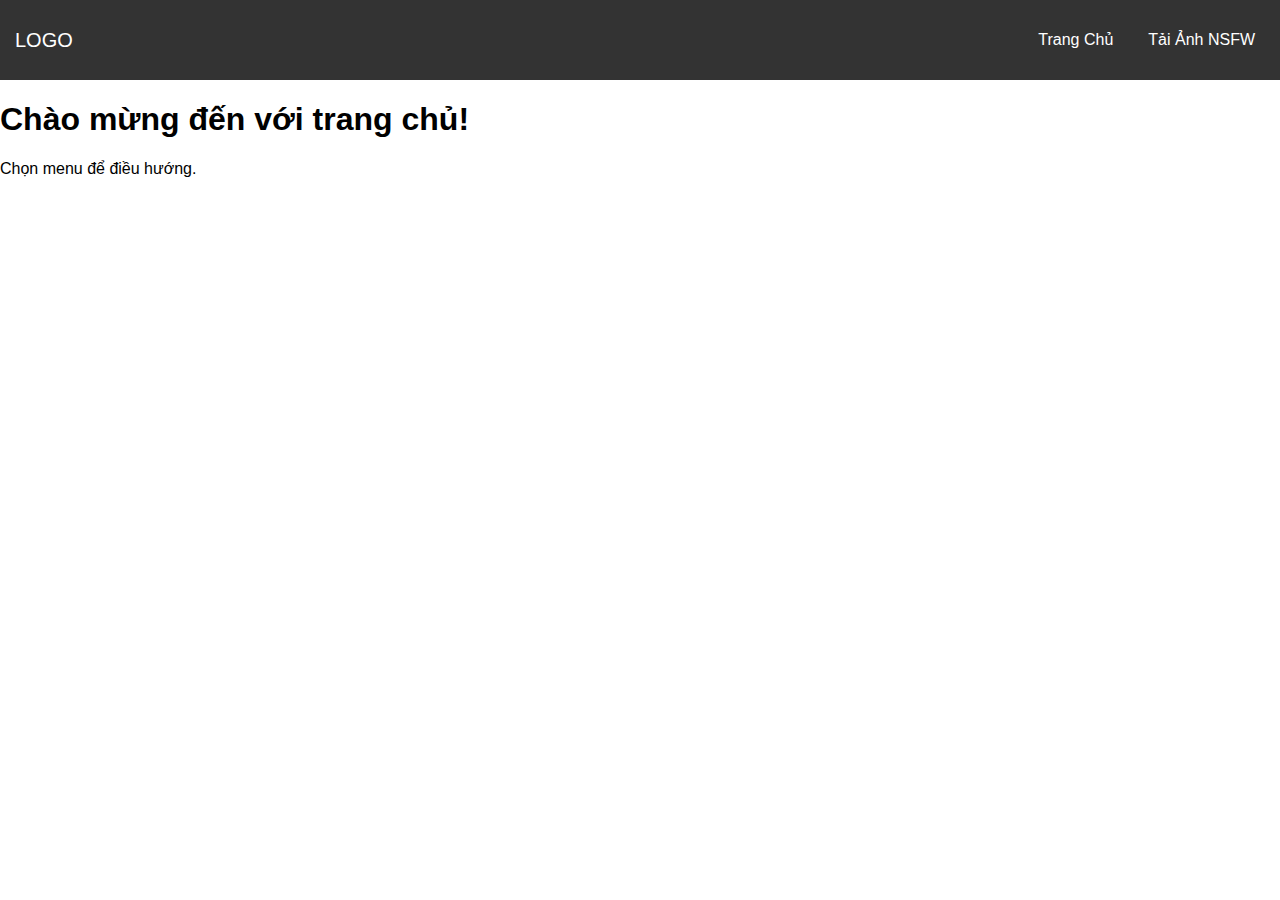
<file: index.html>
<!DOCTYPE html>
<html lang="vi">
<head>
    <meta charset="UTF-8">
    <meta name="viewport" content="width=device-width, initial-scale=1.0">
    <title>Website của bạn</title>
    <link rel="stylesheet" href="style.css">
</head>
<body>
    <header>
        <nav>
            <div class="logo">LOGO</div>
            <div class="hamburger" onclick="toggleMenu()">&#9776;</div>
            <ul class="menu">
                <li><a href="index.html">Trang Chủ</a></li>
                <li><a href="download.html">Tải Ảnh NSFW</a></li>
            </ul>
        </nav>
    </header>
    <main>
        <h1>Chào mừng đến với trang chủ!</h1>
        <p>Chọn menu để điều hướng.</p>
    </main>
    <script src="script.js"></script>
</body>
</html>
</file>
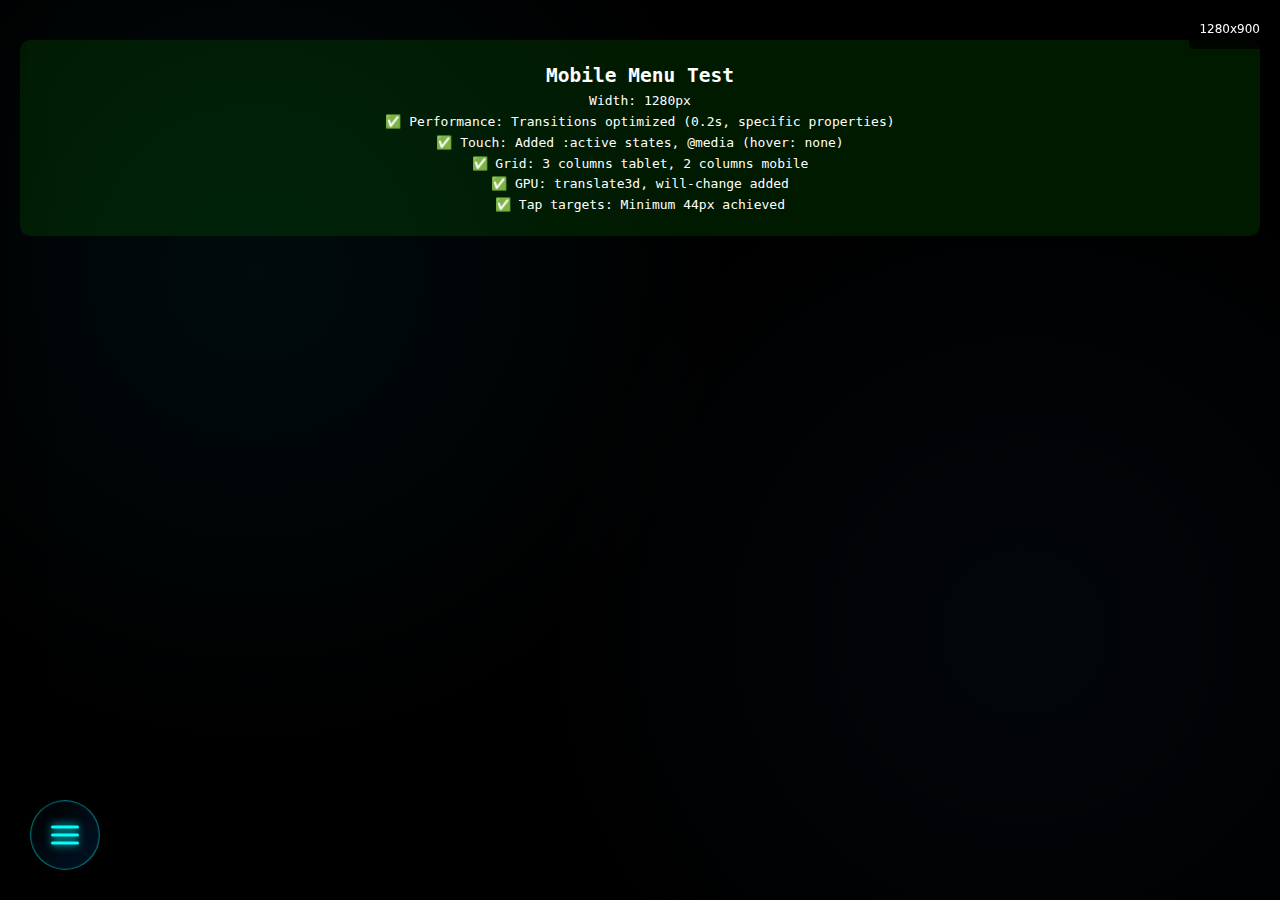
<file: test-mobile-menu.html>
<!DOCTYPE html>
<html lang="en">
<head>
    <meta charset="UTF-8">
    <meta name="viewport" content="width=device-width, initial-scale=1.0">
    <title>Mobile Menu Test</title>
    <link rel="stylesheet" href="css/style.css">
    <style>
        /* Additional test styles */
        body {
            padding: 20px;
        }
        .test-info {
            background: rgba(255,255,255,0.1);
            padding: 20px;
            border-radius: 10px;
            margin: 20px 0;
            font-family: monospace;
        }
        .viewport-size {
            position: fixed;
            top: 10px;
            right: 10px;
            background: rgba(0,0,0,0.8);
            color: white;
            padding: 10px;
            border-radius: 5px;
            font-size: 12px;
            z-index: 9999;
        }
    </style>
</head>
<body>
    <div class="viewport-size" id="viewport"></div>
    
    <div class="test-info">
        <h2>Mobile Menu Test</h2>
        <p>Width: <span id="width"></span>px</p>
        <p>✅ Performance: Transitions optimized (0.2s, specific properties)</p>
        <p>✅ Touch: Added :active states, @media (hover: none)</p>
        <p>✅ Grid: 3 columns tablet, 2 columns mobile</p>
        <p>✅ GPU: translate3d, will-change added</p>
        <p>✅ Tap targets: Minimum 44px achieved</p>
    </div>

    <script src="js/components.js" defer></script>
    <script src="js/main.js" defer></script>
    
    <script>
        function updateViewport() {
            const w = window.innerWidth;
            document.getElementById('width').textContent = w;
            document.getElementById('viewport').textContent = `${w}x${window.innerHeight}`;
            
            // Update test info based on viewport
            if (w <= 480) {
                document.querySelector('.test-info').style.background = 'rgba(255,0,0,0.1)';
            } else if (w <= 768) {
                document.querySelector('.test-info').style.background = 'rgba(0,0,255,0.1)';
            } else {
                document.querySelector('.test-info').style.background = 'rgba(0,255,0,0.1)';
            }
        }
        
        window.addEventListener('resize', updateViewport);
        updateViewport();
    </script>
</body>
</html>
</file>
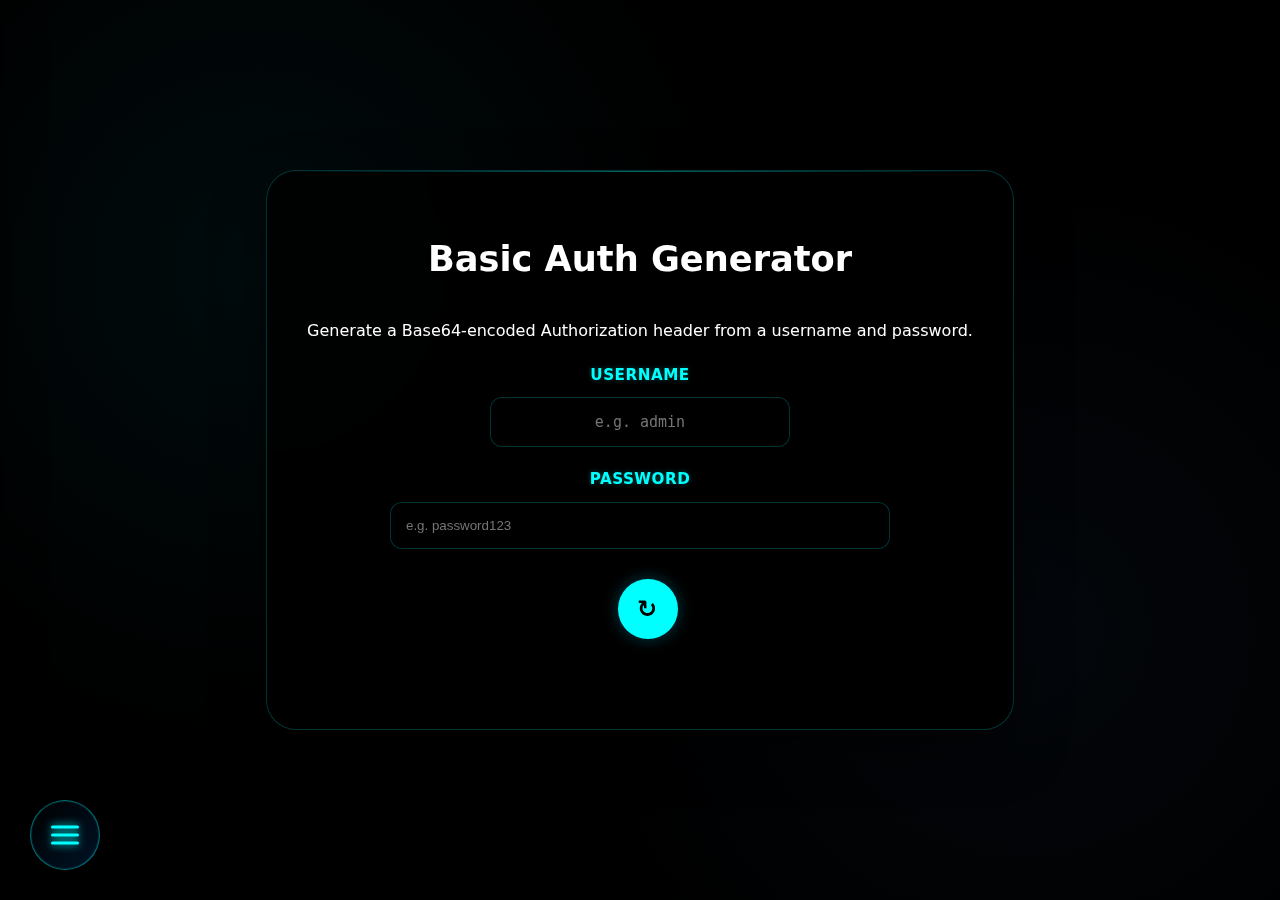
<file: tools/basic-auth.html>
<!DOCTYPE html>
<html lang="en">

<head>
    <meta charset="UTF-8">
    <meta name="viewport" content="width=device-width, initial-scale=1.0">
    <title>Basic Auth Generator | My Tech Site</title>
    <link rel="stylesheet" href="../css/style.css">
</head>

<body>
    <main>
        <div class="container tool-container">
            <h1>Basic Auth Generator</h1>
            <p>Generate a Base64-encoded Authorization header from a username and password.</p>
            <div id="copy-message">Copied to clipboard!</div>

            <div class="control-group">
                <label for="username">Username</label>
                <input type="text" id="username" placeholder="e.g. admin"
                    style="width: 100%; padding: 15px; border-radius: 12px; background: rgba(0,0,0,0.3); border: 1px solid var(--border-color); color: white;">
            </div>

            <div class="control-group">
                <label for="password">Password</label>
                <input type="password" id="password" placeholder="e.g. password123"
                    style="width: 100%; padding: 15px; border-radius: 12px; background: rgba(0,0,0,0.3); border: 1px solid var(--border-color); color: white;">
            </div>

            <div class="display-wrapper">
                <div id="auth-display" title="Click to copy" style="font-size: 1.1rem; overflow-wrap: break-word;">
                </div>
                <button id="gen-btn" class="refresh-btn-circle">↻</button>
            </div>

            <p id="header-hint"
                style="text-align: center; color: var(--text-dim); font-size: 0.9rem; margin-top: 10px;"></p>
        </div>
    </main>

    <script src="../js/components.js" defer></script>
    <script src="../js/main.js" defer></script>
    <script>
        document.addEventListener('DOMContentLoaded', () => {
            const user = document.getElementById('username');
            const pass = document.getElementById('password');
            const display = document.getElementById('auth-display');
            const hint = document.getElementById('header-hint');
            const copyMsg = document.getElementById('copy-message');

            function generate() {
                const u = user.value;
                const p = pass.value;
                if (!u && !p) {
                    display.textContent = "";
                    hint.textContent = "";
                    return;
                }
                const encoded = btoa(`${u}:${p}`);
                display.textContent = encoded;
                hint.textContent = `Full Header: Authorization: Basic ${encoded}`;
            }

            user.addEventListener('input', generate);
            pass.addEventListener('input', generate);
            document.getElementById('gen-btn').addEventListener('click', generate);

            display.addEventListener('click', async () => {
                if (!display.textContent) return;
                await navigator.clipboard.writeText(`Authorization: Basic ${display.textContent}`);
                copyMsg.style.display = 'block';
                setTimeout(() => copyMsg.style.display = 'none', 1500);
            });
        });
    </script>
</body>

</html>
</file>
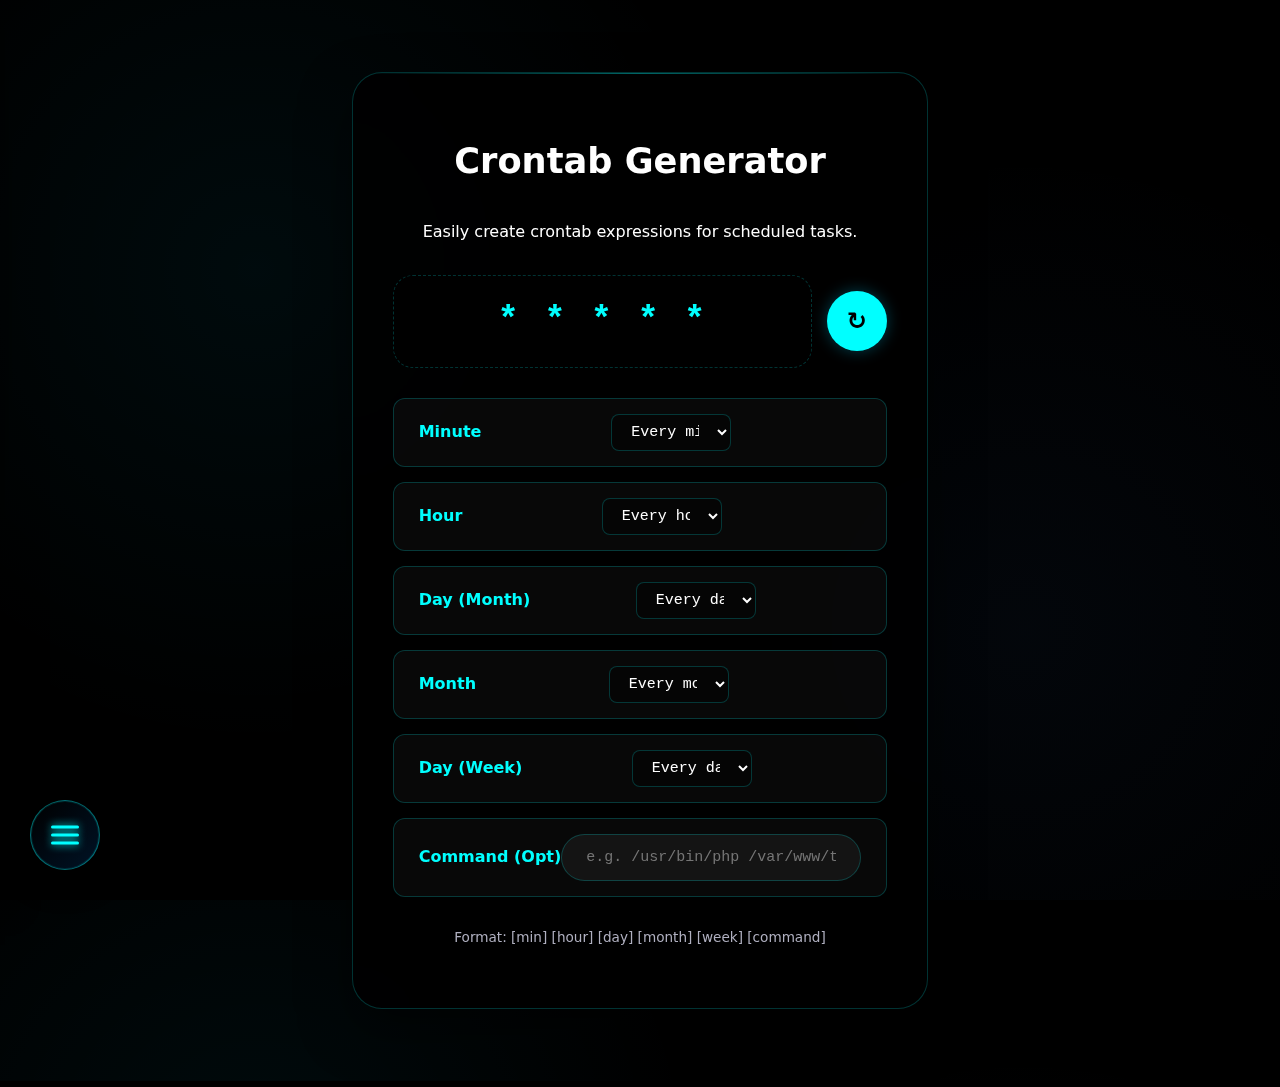
<file: tools/cron-gen.html>
<!DOCTYPE html>
<html lang="en">

<head>
    <meta charset="UTF-8">
    <meta name="viewport" content="width=device-width, initial-scale=1.0">
    <title>Crontab Generator | My Tech Site</title>
    <link rel="stylesheet" href="../css/style.css">
    <style>
        .cron-item {
            display: flex;
            align-items: center;
            justify-content: space-between;
            background: rgba(255, 255, 255, 0.03);
            border: 1px solid var(--border-color);
            padding: 15px 25px;
            border-radius: 12px;
            margin-bottom: 15px;
        }

        .cron-item label {
            font-weight: 600;
            color: var(--primary-color);
        }

        .cron-input {
            background: rgba(0, 0, 0, 0.3);
            border: 1px solid var(--border-color);
            color: white;
            padding: 8px 15px;
            border-radius: 8px;
            width: 120px;
            text-align: center;
            font-family: var(--font-mono);
        }
    </style>
</head>

<body>
    <main>
        <div class="container tool-container">
            <h1>Crontab Generator</h1>
            <p>Easily create crontab expressions for scheduled tasks.</p>
            <div id="copy-message">Copied to clipboard!</div>

            <div class="display-wrapper">
                <div id="cron-display" title="Click to copy"
                    style="font-family: var(--font-mono); letter-spacing: 2px; font-weight: 700;"></div>
                <button id="refresh-btn" class="refresh-btn-circle">↻</button>
            </div>

            <div style="max-width: 600px; margin: 30px auto;">
                <div class="cron-item">
                    <label>Minute</label>
                    <select id="c-min" class="cron-input"></select>
                </div>
                <div class="cron-item">
                    <label>Hour</label>
                    <select id="c-hour" class="cron-input"></select>
                </div>
                <div class="cron-item">
                    <label>Day (Month)</label>
                    <select id="c-day" class="cron-input"></select>
                </div>
                <div class="cron-item">
                    <label>Month</label>
                    <select id="c-month" class="cron-input"></select>
                </div>
                <div class="cron-item">
                    <label>Day (Week)</label>
                    <select id="c-week" class="cron-input"></select>
                </div>

                <div class="cron-item">
                    <label>Command (Opt)</label>
                    <input type="text" id="c-cmd" class="cron-input" style="width: 300px; text-align: left;"
                        placeholder="e.g. /usr/bin/php /var/www/task.php">
                </div>
            </div>

            <div style="text-align: center;">
                <p style="color: var(--text-dim); font-size: 0.85rem;">Format: [min] [hour] [day] [month] [week]
                    [command]</p>
            </div>
        </div>
    </main>

    <script src="../js/components.js" defer></script>
    <script src="../js/main.js" defer></script>
    <script>
        document.addEventListener('DOMContentLoaded', () => {
            const display = document.getElementById('cron-display');
            const copyMsg = document.getElementById('copy-message');

            const selects = {
                'c-min': { max: 59, label: 'Every minute (*)', steps: [5, 10, 15, 30] },
                'c-hour': { max: 23, label: 'Every hour (*)', steps: [2, 3, 4, 6, 12] },
                'c-day': { start: 1, max: 31, label: 'Every day (*)' },
                'c-month': { start: 1, max: 12, label: 'Every month (*)', names: ['Jan', 'Feb', 'Mar', 'Apr', 'May', 'Jun', 'Jul', 'Aug', 'Sep', 'Oct', 'Nov', 'Dec'] },
                'c-week': { max: 6, label: 'Every day of week (*)', names: ['Sunday', 'Monday', 'Tuesday', 'Wednesday', 'Thursday', 'Friday', 'Saturday'] }
            };

            // Populate selects
            for (const [id, config] of Object.entries(selects)) {
                const el = document.getElementById(id);
                el.innerHTML = `<option value="*">${config.label}</option>`;

                if (config.steps) {
                    config.steps.forEach(s => {
                        el.innerHTML += `<option value="*/${s}">Every ${s} units (*/${s})</option>`;
                    });
                }

                const start = config.start || 0;
                for (let i = start; i <= config.max; i++) {
                    const label = config.names ? `${i} (${config.names[config.start ? i - 1 : i]})` : i;
                    el.innerHTML += `<option value="${i}">${label}</option>`;
                }
            }

            const allInputs = document.querySelectorAll('.cron-input');

            function update() {
                const parts = [
                    document.getElementById('c-min').value,
                    document.getElementById('c-hour').value,
                    document.getElementById('c-day').value,
                    document.getElementById('c-month').value,
                    document.getElementById('c-week').value
                ];
                const cmd = document.getElementById('c-cmd').value.trim();
                let res = parts.join(' ');
                if (cmd) res += ' ' + cmd;
                display.textContent = res;
            }

            allInputs.forEach(i => i.addEventListener('change', update));
            document.getElementById('c-cmd').addEventListener('input', update);
            document.getElementById('refresh-btn').addEventListener('click', update);

            display.addEventListener('click', async () => {
                if (!display.textContent) return;
                await navigator.clipboard.writeText(display.textContent);
                copyMsg.style.display = 'block';
                setTimeout(() => copyMsg.style.display = 'none', 1500);
            });

            update();
        });
    </script>
</body>

</html>
</file>
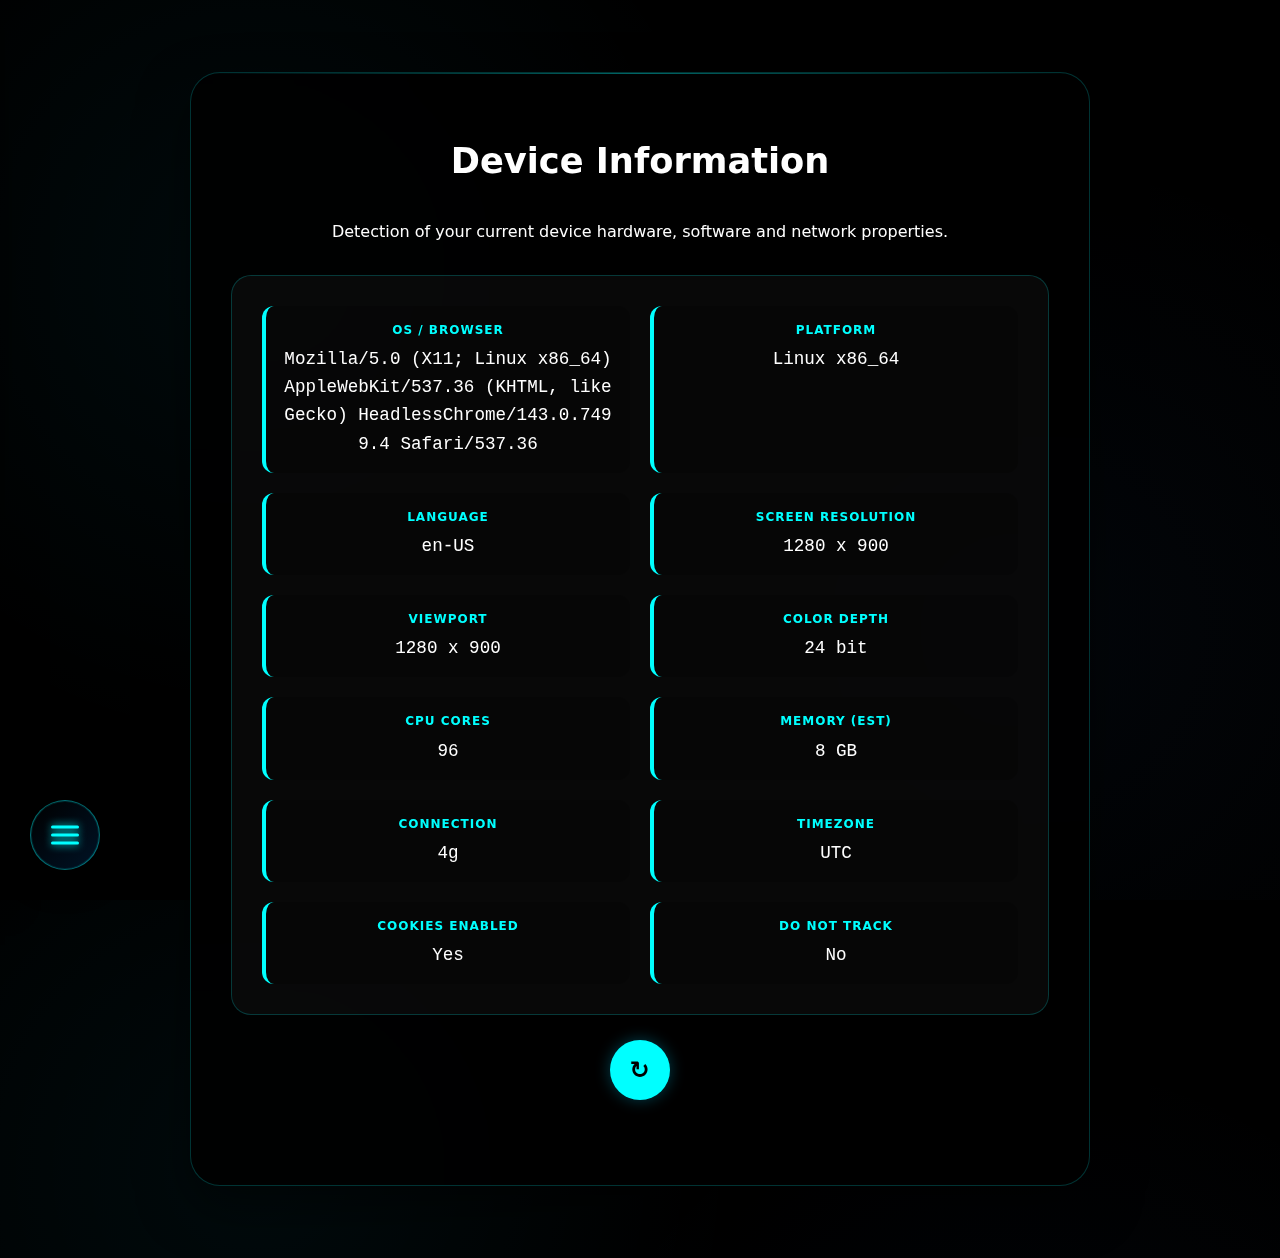
<file: tools/device-info.html>
<!DOCTYPE html>
<html lang="en">

<head>
    <meta charset="UTF-8">
    <meta name="viewport" content="width=device-width, initial-scale=1.0">
    <title>Device Information | My Tech Site</title>
    <link rel="stylesheet" href="../css/style.css">
    <style>
        .info-card {
            background: rgba(255, 255, 255, 0.03);
            border: 1px solid var(--border-color);
            border-radius: 20px;
            padding: 30px;
            margin-top: 30px;
            display: grid;
            grid-template-columns: repeat(auto-fit, minmax(250px, 1fr));
            gap: 20px;
        }

        .info-item {
            padding: 15px;
            background: rgba(0, 0, 0, 0.2);
            border-radius: 12px;
            border-left: 4px solid var(--primary-color);
        }

        .info-label {
            display: block;
            font-size: 0.75rem;
            color: var(--primary-color);
            text-transform: uppercase;
            letter-spacing: 1px;
            margin-bottom: 5px;
            font-weight: 700;
        }

        .info-value {
            font-size: 1.1rem;
            font-family: var(--font-mono);
            word-break: break-all;
        }
    </style>
</head>

<body>
    <main>
        <div class="container tool-container">
            <h1>Device Information</h1>
            <p>Detection of your current device hardware, software and network properties.</p>
            <div id="copy-message">Copied to clipboard!</div>

            <div class="info-card" id="info-grid">
                <!-- Info items will be injected here -->
            </div>

            <div class="button-group-row">
                <button id="refresh-btn" class="refresh-btn-circle">↻</button>
            </div>
        </div>
    </main>

    <script src="../js/components.js" defer></script>
    <script src="../js/main.js" defer></script>
    <script>
        document.addEventListener('DOMContentLoaded', () => {
            const grid = document.getElementById('info-grid');
            const copyMsg = document.getElementById('copy-message');

            function getInfo() {
                const data = [
                    { label: "OS / Browser", value: navigator.userAgent },
                    { label: "Platform", value: navigator.platform },
                    { label: "Language", value: navigator.language },
                    { label: "Screen Resolution", value: `${window.screen.width} x ${window.screen.height}` },
                    { label: "Viewport", value: `${window.innerWidth} x ${window.innerHeight}` },
                    { label: "Color Depth", value: `${window.screen.colorDepth} bit` },
                    { label: "CPU Cores", value: navigator.hardwareConcurrency || "Unknown" },
                    { label: "Memory (est)", value: navigator.deviceMemory ? navigator.deviceMemory + " GB" : "Unknown" },
                    { label: "Connection", value: navigator.connection ? navigator.connection.effectiveType : "Unknown" },
                    { label: "Timezone", value: Intl.DateTimeFormat().resolvedOptions().timeZone },
                    { label: "Cookies Enabled", value: navigator.cookieEnabled ? "Yes" : "No" },
                    { label: "Do Not Track", value: navigator.doNotTrack === "1" ? "Yes" : "No" }
                ];

                grid.innerHTML = '';
                data.forEach(item => {
                    const div = document.createElement('div');
                    div.className = 'info-item';
                    div.innerHTML = `
                        <span class="info-label">${item.label}</span>
                        <div class="info-value" title="Click to copy">${item.value}</div>
                    `;
                    grid.appendChild(div);
                });
            }

            document.getElementById('refresh-btn').addEventListener('click', getInfo);

            grid.addEventListener('click', async (e) => {
                if (e.target.classList.contains('info-value')) {
                    await navigator.clipboard.writeText(e.target.textContent);
                    copyMsg.style.display = 'block';
                    setTimeout(() => copyMsg.style.display = 'none', 1500);
                }
            });

            getInfo();
        });
    </script>
</body>

</html>
</file>
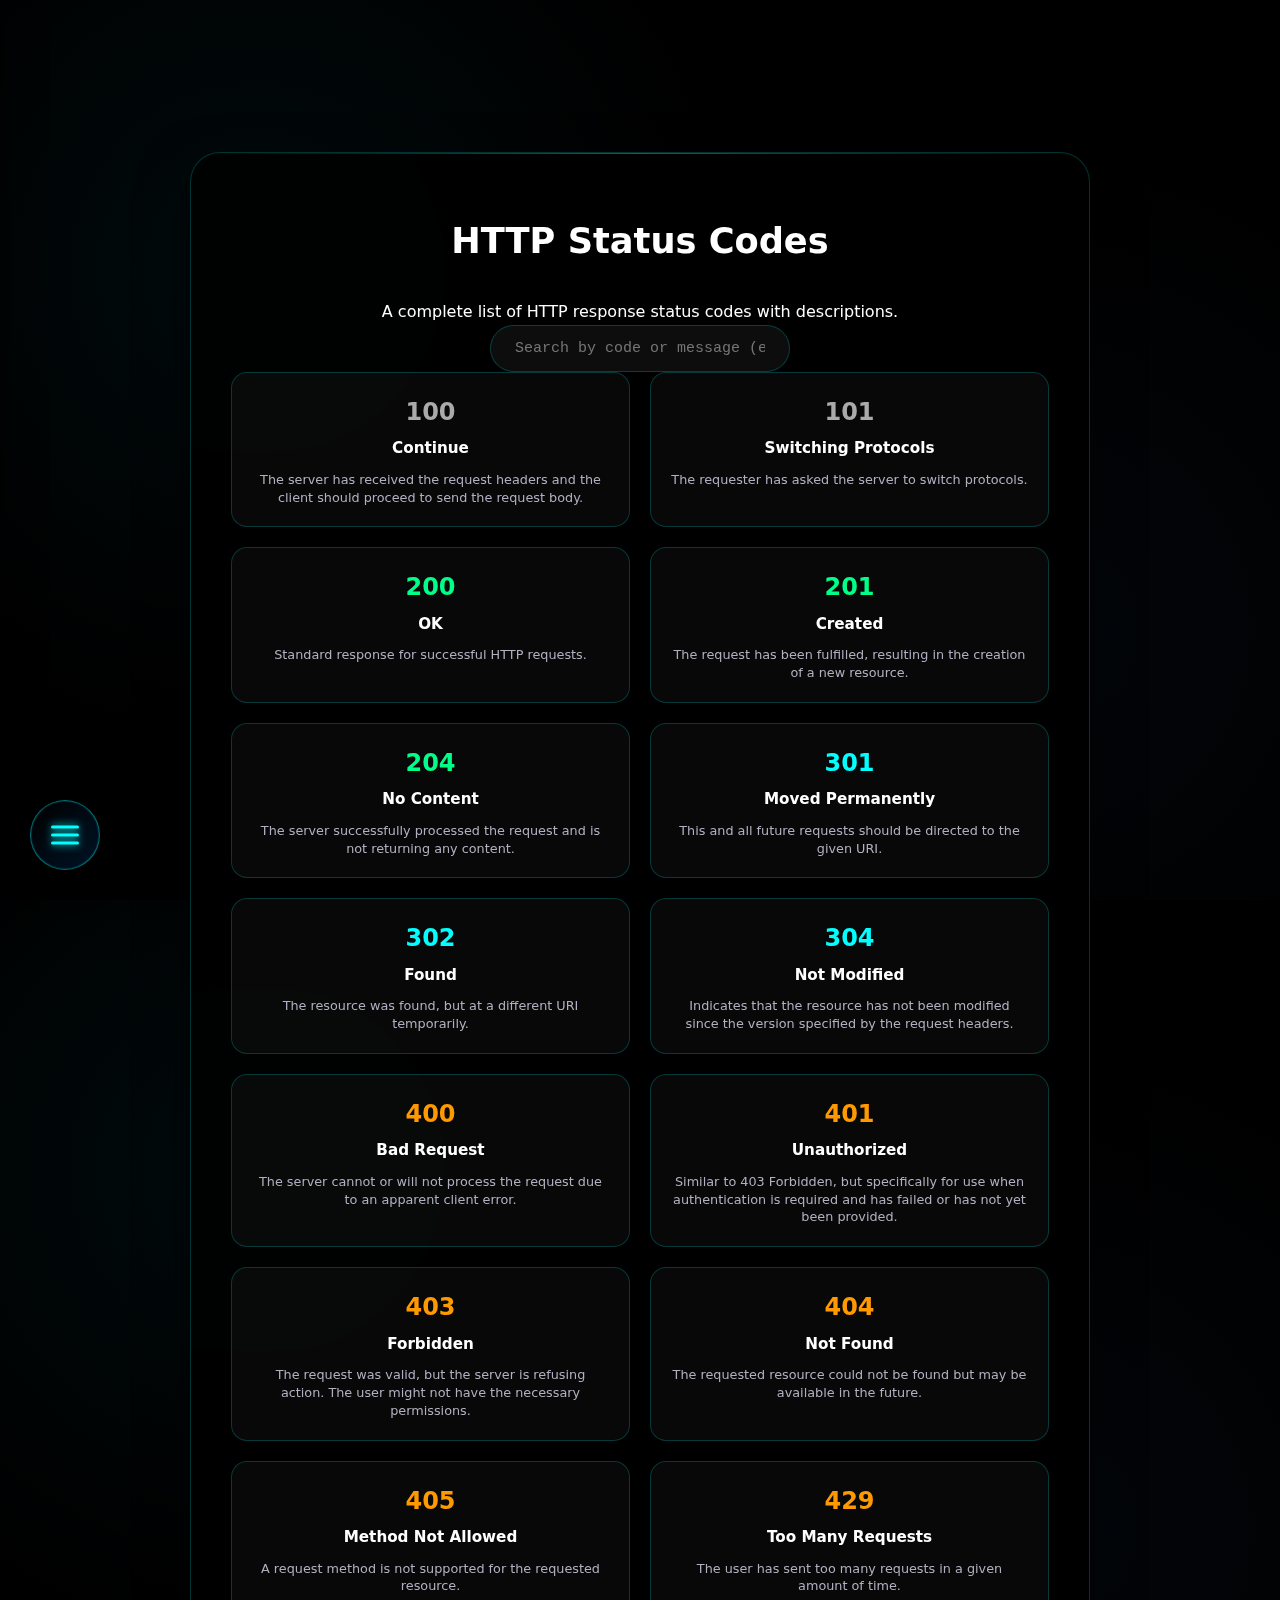
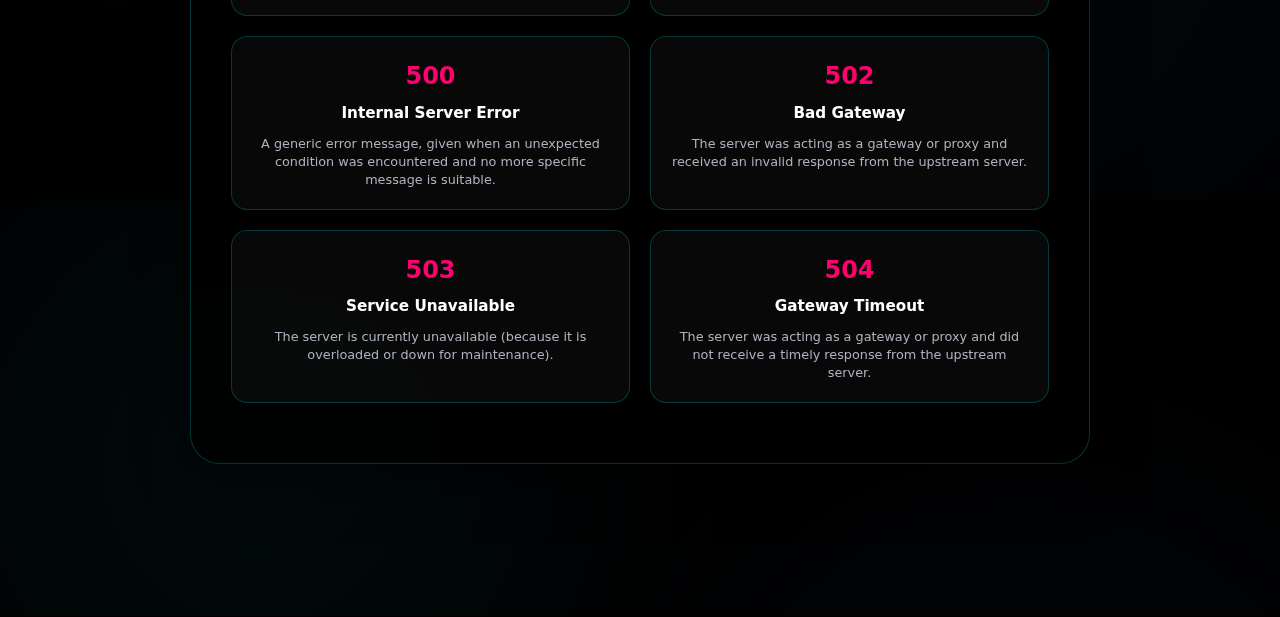
<file: tools/http-status.html>
<!DOCTYPE html>
<html lang="en">

<head>
    <meta charset="UTF-8">
    <meta name="viewport" content="width=device-width, initial-scale=1.0">
    <title>HTTP Status Codes | My Tech Site</title>
    <link rel="stylesheet" href="../css/style.css">
    <style>
        .filter-input {
            width: 100%;
            padding: 15px 25px;
            border-radius: 50px;
            background: rgba(255, 255, 255, 0.05);
            border: 1px solid var(--border-color);
            color: white;
            margin-bottom: 30px;
            text-align: center;
            font-size: 1rem;
        }

        .filter-input:focus {
            border-color: var(--primary-color);
            outline: none;
            box-shadow: 0 0 15px rgba(0, 210, 255, 0.2);
        }

        .status-grid {
            display: grid;
            grid-template-columns: repeat(auto-fill, minmax(280px, 1fr));
            gap: 20px;
        }

        .status-card {
            background: rgba(255, 255, 255, 0.03);
            border: 1px solid var(--border-color);
            padding: 20px;
            border-radius: 16px;
            transition: all 0.3s;
            cursor: pointer;
        }

        .status-card:hover {
            border-color: var(--primary-color);
            background: rgba(0, 210, 255, 0.05);
            transform: translateY(-3px);
        }

        .status-code {
            font-size: 1.5rem;
            font-weight: 800;
            margin-bottom: 5px;
            display: block;
        }

        .status-msg {
            font-size: 0.95rem;
            font-weight: 600;
            color: white;
            margin-bottom: 10px;
            display: block;
        }

        .status-desc {
            font-size: 0.8rem;
            color: var(--text-dim);
            line-height: 1.4;
        }

        /* Category colors */
        .sc-1xx {
            color: #aaa;
        }

        .sc-2xx {
            color: var(--success-color);
        }

        .sc-3xx {
            color: var(--primary-color);
        }

        .sc-4xx {
            color: #f90;
        }

        .sc-5xx {
            color: var(--error-color);
        }
    </style>
</head>

<body>
    <main>
        <div class="container" style="max-width: 1200px;">
            <div class="tool-container">
                <h1>HTTP Status Codes</h1>
                <p>A complete list of HTTP response status codes with descriptions.</p>
                <div id="copy-message">Copied to clipboard!</div>

                <input type="text" id="status-filter" class="filter-input"
                    placeholder="Search by code or message (e.g. 404 or Not Found)">

                <div class="status-grid" id="status-grid">
                    <!-- Cards injected here -->
                </div>
            </div>
        </div>
    </main>

    <script src="../js/components.js" defer></script>
    <script src="../js/main.js" defer></script>
    <script>
        document.addEventListener('DOMContentLoaded', () => {
            const grid = document.getElementById('status-grid');
            const filter = document.getElementById('status-filter');
            const copyMsg = document.getElementById('copy-message');

            const statusCodes = [
                { code: 100, msg: "Continue", desc: "The server has received the request headers and the client should proceed to send the request body." },
                { code: 101, msg: "Switching Protocols", desc: "The requester has asked the server to switch protocols." },
                { code: 200, msg: "OK", desc: "Standard response for successful HTTP requests." },
                { code: 201, msg: "Created", desc: "The request has been fulfilled, resulting in the creation of a new resource." },
                { code: 204, msg: "No Content", desc: "The server successfully processed the request and is not returning any content." },
                { code: 301, msg: "Moved Permanently", desc: "This and all future requests should be directed to the given URI." },
                { code: 302, msg: "Found", desc: "The resource was found, but at a different URI temporarily." },
                { code: 304, msg: "Not Modified", desc: "Indicates that the resource has not been modified since the version specified by the request headers." },
                { code: 400, msg: "Bad Request", desc: "The server cannot or will not process the request due to an apparent client error." },
                { code: 401, msg: "Unauthorized", desc: "Similar to 403 Forbidden, but specifically for use when authentication is required and has failed or has not yet been provided." },
                { code: 403, msg: "Forbidden", desc: "The request was valid, but the server is refusing action. The user might not have the necessary permissions." },
                { code: 404, msg: "Not Found", desc: "The requested resource could not be found but may be available in the future." },
                { code: 405, msg: "Method Not Allowed", desc: "A request method is not supported for the requested resource." },
                { code: 429, msg: "Too Many Requests", desc: "The user has sent too many requests in a given amount of time." },
                { code: 500, msg: "Internal Server Error", desc: "A generic error message, given when an unexpected condition was encountered and no more specific message is suitable." },
                { code: 502, msg: "Bad Gateway", desc: "The server was acting as a gateway or proxy and received an invalid response from the upstream server." },
                { code: 503, msg: "Service Unavailable", desc: "The server is currently unavailable (because it is overloaded or down for maintenance)." },
                { code: 504, msg: "Gateway Timeout", desc: "The server was acting as a gateway or proxy and did not receive a timely response from the upstream server." }
            ];

            function render(f = "") {
                grid.innerHTML = '';
                const filtered = statusCodes.filter(s =>
                    s.code.toString().includes(f) || s.msg.toLowerCase().includes(f.toLowerCase())
                );

                filtered.forEach(s => {
                    const card = document.createElement('div');
                    card.className = 'status-card';
                    const cat = Math.floor(s.code / 100);
                    card.innerHTML = `
                        <span class="status-code sc-${cat}xx">${s.code}</span>
                        <span class="status-msg">${s.msg}</span>
                        <p class="status-desc">${s.desc}</p>
                    `;
                    card.addEventListener('click', async () => {
                        await navigator.clipboard.writeText(`${s.code} ${s.msg}`);
                        copyMsg.style.display = 'block';
                        setTimeout(() => copyMsg.style.display = 'none', 1500);
                    });
                    grid.appendChild(card);
                });
            }

            filter.addEventListener('input', (e) => render(e.target.value));
            render();
        });
    </script>
</body>

</html>
</file>
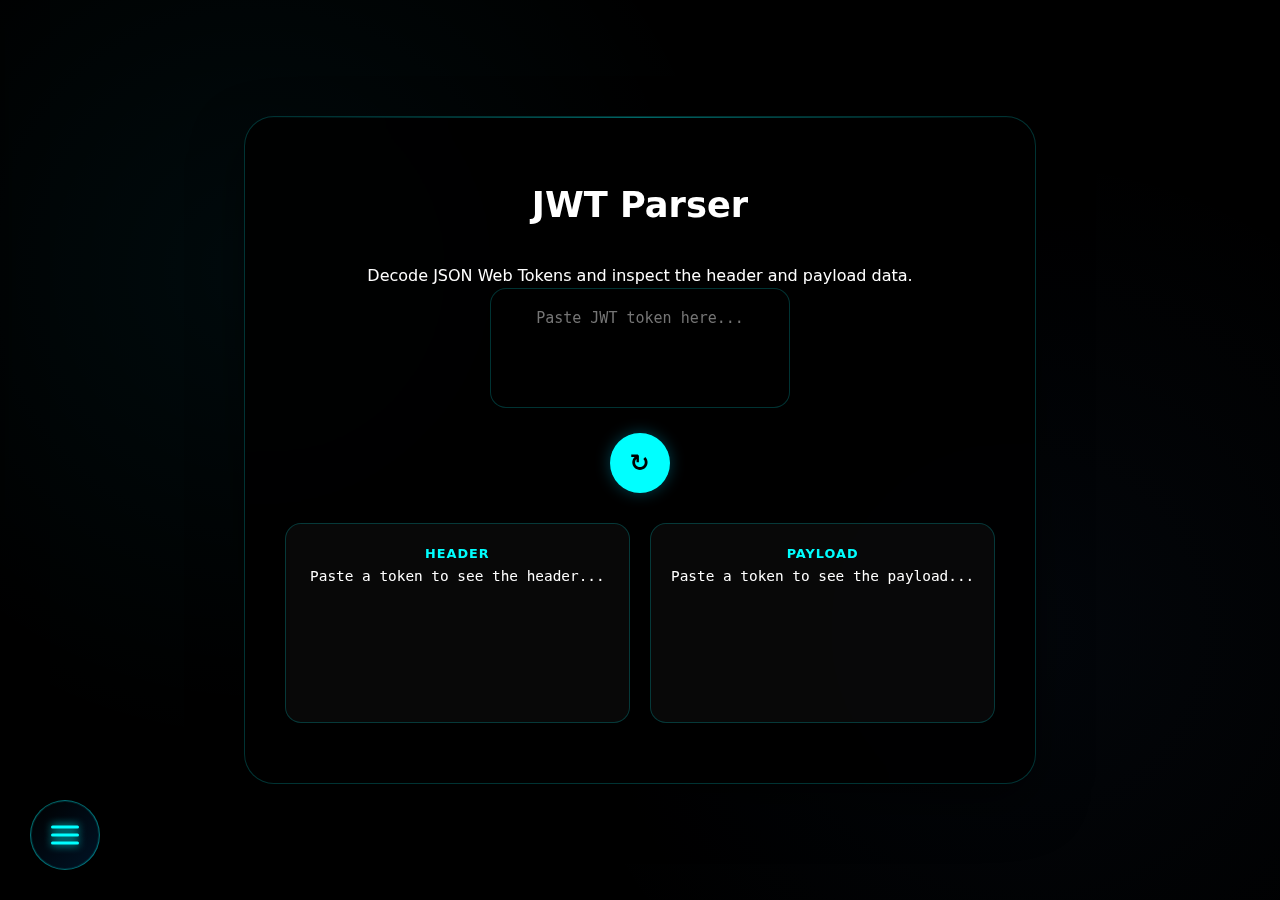
<file: tools/jwt-parser.html>
<!DOCTYPE html>
<html lang="en">

<head>
    <meta charset="UTF-8">
    <meta name="viewport" content="width=device-width, initial-scale=1.0">
    <title>JWT Parser | My Tech Site</title>
    <link rel="stylesheet" href="../css/style.css">
    <style>
        .jwt-textarea {
            width: 100%;
            height: 120px;
            padding: 20px;
            border-radius: 16px;
            background: rgba(0, 0, 0, 0.3);
            border: 1px solid var(--border-color);
            color: var(--text-color);
            font-family: var(--font-mono);
            resize: none;
            margin-bottom: 20px;
        }

        .jwt-grid {
            display: grid;
            grid-template-columns: 1fr 1fr;
            gap: 20px;
            margin-top: 30px;
        }

        .payload-box {
            background: rgba(255, 255, 255, 0.03);
            border: 1px solid var(--border-color);
            padding: 20px;
            border-radius: 16px;
            min-height: 200px;
        }

        .payload-box h4 {
            margin-top: 0;
            color: var(--primary-color);
            text-transform: uppercase;
            font-size: 0.8rem;
            letter-spacing: 1px;
        }

        .payload-box pre {
            white-space: pre-wrap;
            word-break: break-all;
            font-family: var(--font-mono);
            font-size: 0.9rem;
            margin: 0;
        }

        @media (max-width: 768px) {
            .jwt-grid {
                grid-template-columns: 1fr;
            }
        }
    </style>
</head>

<body>
    <main>
        <div class="container tool-container" style="max-width: 1000px;">
            <h1>JWT Parser</h1>
            <p>Decode JSON Web Tokens and inspect the header and payload data.</p>
            <div id="copy-message">Copied to clipboard!</div>

            <textarea id="jwt-input" class="jwt-textarea" placeholder="Paste JWT token here..."></textarea>

            <div class="button-group-row">
                <button id="decode-btn" class="refresh-btn-circle">↻</button>
            </div>

            <div class="jwt-grid">
                <div class="payload-box">
                    <h4>Header</h4>
                    <pre id="jwt-header">Paste a token to see the header...</pre>
                </div>
                <div class="payload-box">
                    <h4>Payload</h4>
                    <pre id="jwt-payload">Paste a token to see the payload...</pre>
                </div>
            </div>
        </div>
    </main>

    <script src="../js/components.js" defer></script>
    <script src="../js/main.js" defer></script>
    <script>
        document.addEventListener('DOMContentLoaded', () => {
            const input = document.getElementById('jwt-input');
            const headerBox = document.getElementById('jwt-header');
            const payloadBox = document.getElementById('jwt-payload');
            const copyMsg = document.getElementById('copy-message');

            function decodeJWT() {
                const token = input.value.trim();
                if (!token) return;
                const parts = token.split('.');
                if (parts.length < 2) {
                    headerBox.textContent = "Invalid JWT Format";
                    payloadBox.textContent = "";
                    return;
                }

                try {
                    const header = JSON.parse(atob(parts[0]));
                    const payload = JSON.parse(atob(parts[1]));

                    headerBox.textContent = JSON.stringify(header, null, 2);
                    payloadBox.textContent = JSON.stringify(payload, null, 2);
                } catch (e) {
                    headerBox.textContent = "Decoding Error";
                    payloadBox.textContent = e.message;
                }
            }

            input.addEventListener('input', decodeJWT);
            document.getElementById('decode-btn').addEventListener('click', decodeJWT);

            [headerBox, payloadBox].forEach(box => {
                box.parentElement.addEventListener('click', async () => {
                    if (box.textContent.length < 10) return;
                    await navigator.clipboard.writeText(box.textContent);
                    copyMsg.style.display = 'block';
                    setTimeout(() => copyMsg.style.display = 'none', 1500);
                });
            });
        });
    </script>
</body>

</html>
</file>
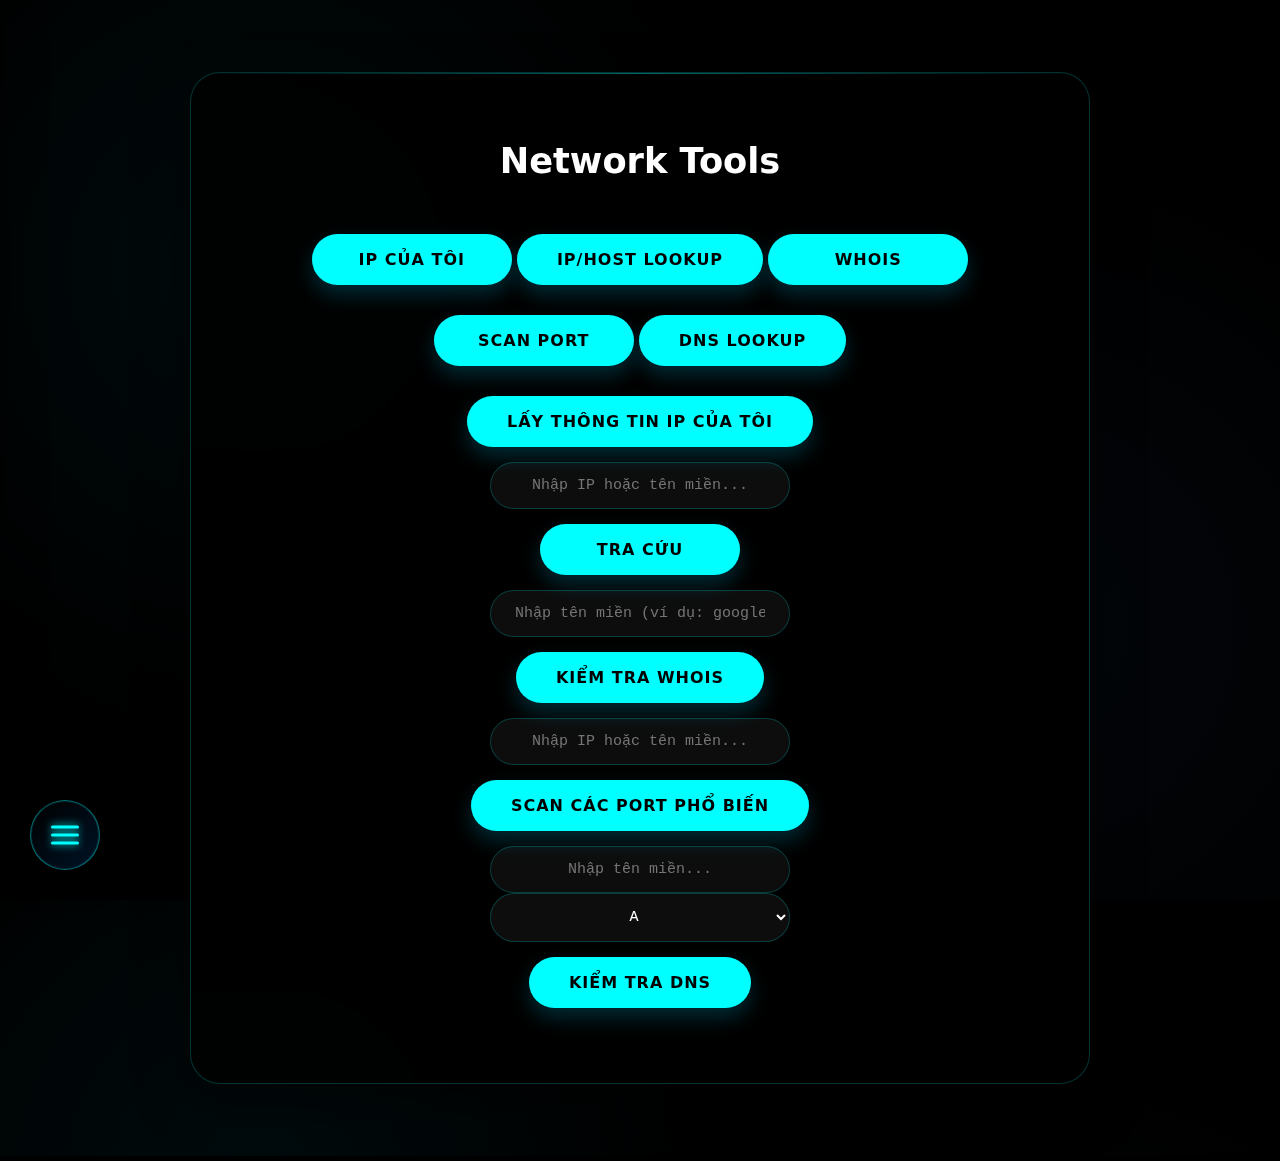
<file: tools/network-tools.html>
<!DOCTYPE html>
<html lang="vi">
<head>
    <meta charset="UTF-8">
    <meta name="viewport" content="width=device-width, initial-scale=1.0">
    <title>Network Tools | My Tech Site</title>
    <link rel="stylesheet" href="../css/style.css">
</head>
<body>
    <main>
        <div class="container tool-container">
            <h1>Network Tools</h1>
            
            <div class="tabs-container">
                <button class="tab-btn active" data-tab="my-ip">IP của tôi</button>
                <button class="tab-btn" data-tab="lookup">IP/Host Lookup</button>
                <button class="tab-btn" data-tab="whois">WHOIS</button>
                <button class="tab-btn" data-tab="port-scan">Scan Port</button>
                <button class="tab-btn" data-tab="dns">DNS Lookup</button>
            </div>

            <div class="tab-content active" id="my-ip">
                <button class="tool-button" id="fetch-my-ip">Lấy thông tin IP của tôi</button>
                <div class="loader" id="my-ip-loader"></div>
                <pre id="my-ip-results" class="results-box"></pre>
            </div>

            <div class="tab-content" id="lookup">
                <input type="text" id="lookup-input" class="tool-input" placeholder="Nhập IP hoặc tên miền...">
                <button class="tool-button" id="lookup-btn">Tra cứu</button>
                <div class="loader" id="lookup-loader"></div>
                <pre id="lookup-results" class="results-box"></pre>
            </div>

            <div class="tab-content" id="whois">
                <input type="text" id="whois-input" class="tool-input" placeholder="Nhập tên miền (ví dụ: google.com)...">
                <button class="tool-button" id="whois-btn">Kiểm tra WHOIS</button>
                <div class="loader" id="whois-loader"></div>
                <pre id="whois-results" class="results-box"></pre>
            </div>
            
            <div class="tab-content" id="port-scan">
                <input type="text" id="port-scan-input" class="tool-input" placeholder="Nhập IP hoặc tên miền...">
                <button class="tool-button" id="port-scan-btn">Scan các port phổ biến</button>
                <div class="loader" id="port-scan-loader"></div>
                <div id="port-scan-results" class="results-box"></div>
            </div>
            
            <div class="tab-content" id="dns">
                <input type="text" id="dns-input" class="tool-input" placeholder="Nhập tên miền...">
                <select id="dns-type" class="tool-select">
                    <option value="A">A</option>
                    <option value="AAAA">AAAA</option>
                    <option value="MX">MX</option>
                    <option value="NS">NS</option>
                    <option value="TXT">TXT</option>
                    <option value="CNAME">CNAME</option>
                </select>
                <button class="tool-button" id="dns-btn">Kiểm tra DNS</button>
                <div class="loader" id="dns-loader"></div>
                <div id="dns-results" class="results-box"></div>
            </div>
        </div>
    </main>

    <script src="../js/components.js" defer></script>
    <script src="../js/main.js" defer></script>
    <script src="../js/network-tools.js" defer></script>
</body>
</html>
</file>
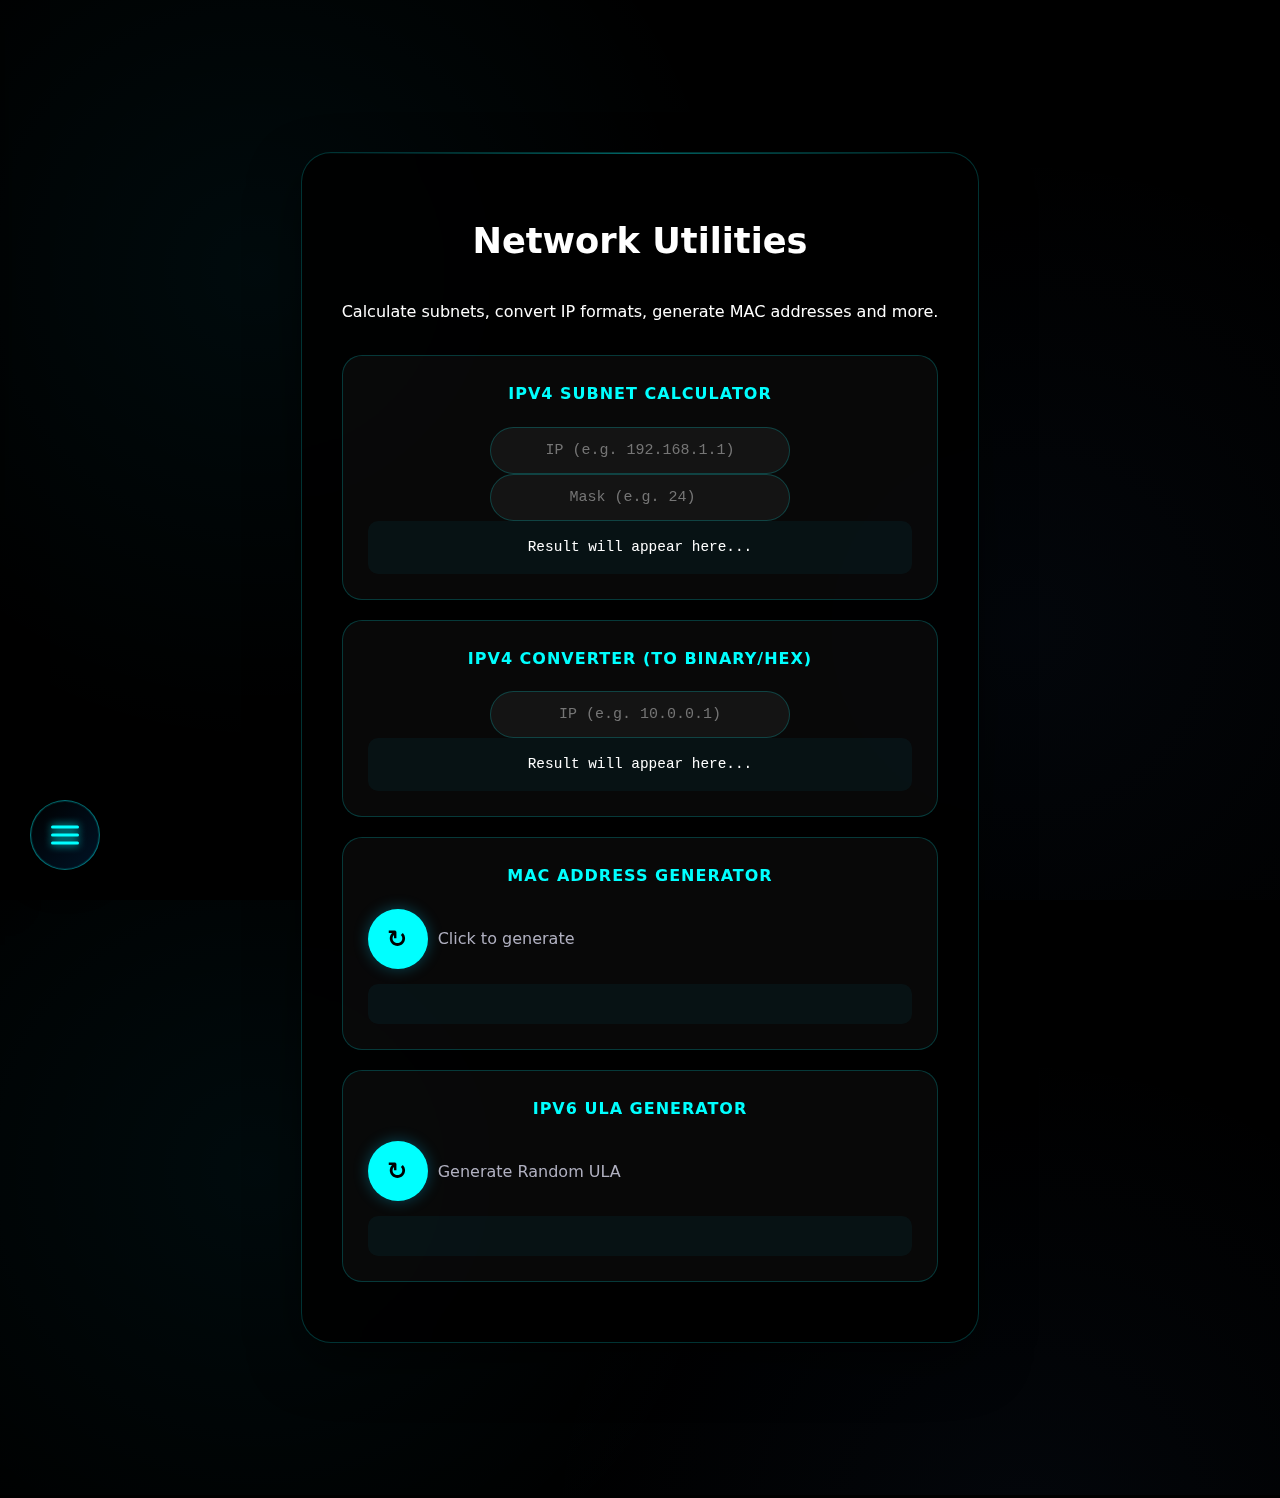
<file: tools/network-utils.html>
<!DOCTYPE html>
<html lang="en">

<head>
    <meta charset="UTF-8">
    <meta name="viewport" content="width=device-width, initial-scale=1.0">
    <title>Network Utilities | My Tech Site</title>
    <link rel="stylesheet" href="../css/style.css">
    <style>
        .net-grid {
            display: grid;
            grid-template-columns: repeat(auto-fit, minmax(300px, 1fr));
            gap: 20px;
            margin-top: 30px;
        }

        .net-card {
            background: rgba(255, 255, 255, 0.03);
            border: 1px solid var(--border-color);
            padding: 25px;
            border-radius: 20px;
        }

        .net-card h3 {
            color: var(--primary-color);
            margin-top: 0;
            font-size: 1rem;
            text-transform: uppercase;
            letter-spacing: 1px;
            margin-bottom: 20px;
        }

        .net-input {
            width: 100%;
            padding: 12px;
            border-radius: 10px;
            background: rgba(0, 0, 0, 0.3);
            border: 1px solid var(--border-color);
            color: white;
            font-family: var(--font-mono);
            margin-bottom: 15px;
        }

        .net-result {
            background: rgba(0, 210, 255, 0.05);
            padding: 15px;
            border-radius: 10px;
            font-family: var(--font-mono);
            font-size: 0.9rem;
            min-height: 40px;
            word-break: break-all;
            cursor: pointer;
        }
    </style>
</head>

<body>
    <main>
        <div class="container" style="max-width: 1200px;">
            <div class="tool-container">
                <h1>Network Utilities</h1>
                <p>Calculate subnets, convert IP formats, generate MAC addresses and more.</p>
                <div id="copy-message">Copied to clipboard!</div>

                <div class="net-grid">
                    <!-- IPv4 Subnet Calculator -->
                    <div class="net-card">
                        <h3>IPv4 Subnet Calculator</h3>
                        <input type="text" id="subnet-ip" class="net-input" placeholder="IP (e.g. 192.168.1.1)">
                        <input type="number" id="subnet-mask" class="net-input" placeholder="Mask (e.g. 24)" min="0"
                            max="32">
                        <div id="subnet-res" class="net-result">Result will appear here...</div>
                    </div>

                    <!-- IPv4 Address Converter -->
                    <div class="net-card">
                        <h3>IPv4 Converter (to Binary/Hex)</h3>
                        <input type="text" id="conv-ip" class="net-input" placeholder="IP (e.g. 10.0.0.1)">
                        <div id="conv-res" class="net-result">Result will appear here...</div>
                    </div>

                    <!-- MAC Generator -->
                    <div class="net-card">
                        <h3>MAC Address Generator</h3>
                        <div style="display: flex; gap: 10px; margin-bottom: 15px;">
                            <button id="gen-mac-btn" class="refresh-btn-circle"
                                style="width: 45px; height: 45px;">↻</button>
                            <span style="display: flex; align-items: center; color: var(--text-dim);">Click to
                                generate</span>
                        </div>
                        <div id="mac-res" class="net-result"></div>
                    </div>

                    <!-- IPv6 ULA Generator -->
                    <div class="net-card">
                        <h3>IPv6 ULA Generator</h3>
                        <div style="display: flex; gap: 10px; margin-bottom: 15px;">
                            <button id="gen-ula-btn" class="refresh-btn-circle"
                                style="width: 45px; height: 45px;">↻</button>
                            <span style="display: flex; align-items: center; color: var(--text-dim);">Generate Random
                                ULA</span>
                        </div>
                        <div id="ula-res" class="net-result"></div>
                    </div>
                </div>
            </div>
        </div>
    </main>

    <script src="../js/components.js" defer></script>
    <script src="../js/main.js" defer></script>
    <script>
        document.addEventListener('DOMContentLoaded', () => {
            const copyMsg = document.getElementById('copy-message');

            // --- IPv4 Subnet ---
            const subnetIp = document.getElementById('subnet-ip');
            const subnetMask = document.getElementById('subnet-mask');
            const subnetRes = document.getElementById('subnet-res');

            function calcSubnet() {
                const ip = subnetIp.value.trim();
                const mask = parseInt(subnetMask.value);
                if (!ip || isNaN(mask)) return;

                try {
                    const parts = ip.split('.').map(Number);
                    if (parts.length !== 4) throw new Error();

                    const ipNum = (parts[0] << 24) | (parts[1] << 16) | (parts[2] << 8) | parts[3];
                    const maskNum = -1 << (32 - mask);
                    const netNum = ipNum & maskNum;

                    const network = [(netNum >>> 24) & 0xFF, (netNum >>> 16) & 0xFF, (netNum >>> 8) & 0xFF, netNum & 0xFF].join('.');
                    const broadcast = [(netNum | ~maskNum) >>> 24 & 0xFF, (netNum | ~maskNum) >>> 16 & 0xFF, (netNum | ~maskNum) >>> 8 & 0xFF, (netNum | ~maskNum) & 0xFF].join('.');

                    subnetRes.innerHTML = `Network: ${network}<br>Broadcast: ${broadcast}<br>Hosts: ${Math.pow(2, 32 - mask) - 2}`;
                } catch (e) {
                    subnetRes.textContent = "Invalid IP/Mask";
                }
            }
            subnetIp.addEventListener('input', calcSubnet);
            subnetMask.addEventListener('input', calcSubnet);

            // --- IP Converter ---
            const convIp = document.getElementById('conv-ip');
            const convRes = document.getElementById('conv-res');

            convIp.addEventListener('input', () => {
                const ip = convIp.value.trim();
                try {
                    const parts = ip.split('.').map(Number);
                    if (parts.length !== 4) throw new Error();
                    const binary = parts.map(p => p.toString(2).padStart(8, '0')).join('.');
                    const hex = parts.map(p => p.toString(16).padStart(2, '0')).join('.');
                    convRes.innerHTML = `Binary: ${binary}<br>Hex: 0x${hex.replace(/\./g, '')}`;
                } catch (e) {
                    convRes.textContent = "Invalid IP";
                }
            });

            // --- MAC Gen ---
            const macRes = document.getElementById('mac-res');
            function genMAC() {
                const mac = Array.from({ length: 6 }, () => Math.floor(Math.random() * 256).toString(16).padStart(2, '0')).join(':');
                macRes.textContent = mac.toUpperCase();
            }
            document.getElementById('gen-mac-btn').addEventListener('click', genMAC);

            // --- IPv6 ULA ---
            const ulaRes = document.getElementById('ula-res');
            function genULA() {
                // fd00::/8 is ULA. Random 40 bits global ID.
                const random40 = Array.from({ length: 5 }, () => Math.floor(Math.random() * 256).toString(16).padStart(2, '0')).join('');
                ulaRes.textContent = `fd${random40.substring(0, 2)}:${random40.substring(2, 6)}:${random40.substring(6, 10)}::/64`;
            }
            document.getElementById('gen-ula-btn').addEventListener('click', genULA);

            // Click to copy
            document.body.addEventListener('click', async (e) => {
                if (e.target.classList.contains('net-result')) {
                    const text = e.target.innerText;
                    if (!text || text.includes('Result')) return;
                    await navigator.clipboard.writeText(text);
                    copyMsg.style.display = 'block';
                    setTimeout(() => copyMsg.style.display = 'none', 1500);
                }
            });
        });
    </script>
</body>

</html>
</file>
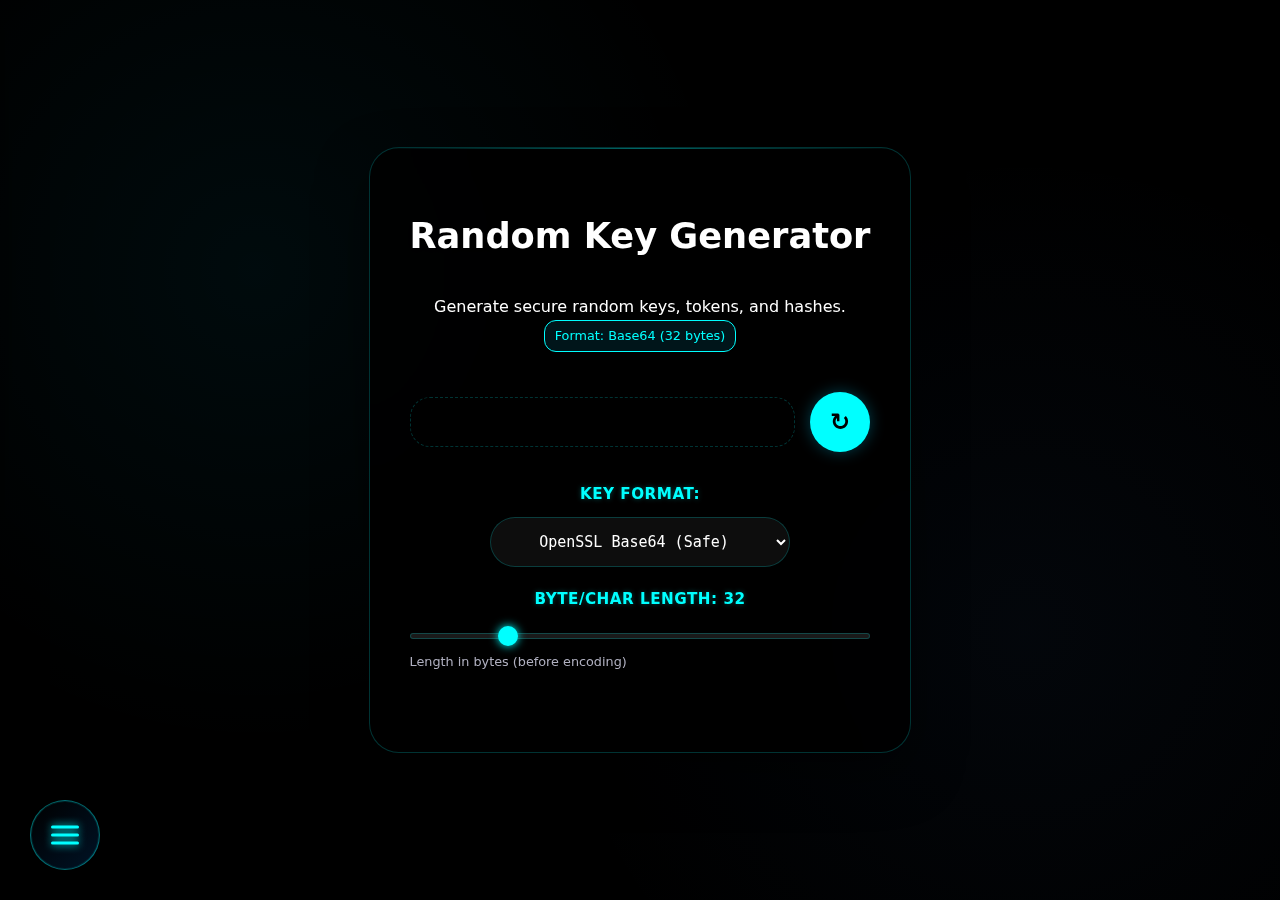
<file: tools/rdkey.html>
<!DOCTYPE html>
<html lang="en">

<head>
    <meta charset="UTF-8">
    <meta name="viewport" content="width=device-width, initial-scale=1.0">
    <title>Random Key Generator | My Tech Site</title>
    <link rel="stylesheet" href="../css/style.css">
    <style>
        .format-badge {
            display: inline-block;
            padding: 5px 10px;
            background: rgba(0, 210, 255, 0.1);
            border: 1px solid var(--primary-color);
            border-radius: 12px;
            font-size: 0.8rem;
            color: var(--primary-color);
            margin-bottom: 10px;
        }
    </style>
</head>

<body>
    <main>
        <div class="container tool-container">
            <h1>Random Key Generator</h1>
            <p>Generate secure random keys, tokens, and hashes.</p>

            <div id="copy-message">Copied to clipboard!</div>

            <!-- Format Badge to show current mode -->
            <div style="text-align: center;">
                <span id="current-format" class="format-badge">Format: Base64 (32 bytes)</span>
            </div>

            <div class="display-wrapper">
                <div id="key-display" title="Click to copy"></div>
                <button id="generate-btn" class="refresh-btn-circle" title="Generate New">↻</button>
            </div>

            <div class="control-group">
                <label for="key-type">Key Format:</label>
                <select id="key-type">
                    <option value="base64">OpenSSL Base64 (Safe)</option>
                    <option value="hex">OpenSSL Hex</option>
                    <option value="uuid">UUID v4 (GUID)</option>
                    <option value="alphanum">Alphanumeric String</option>
                </select>
            </div>

            <div class="control-group" id="length-control">
                <label for="key-length">Byte/Char Length: <span id="length-val">32</span></label>
                <input type="range" id="key-length" min="8" max="128" value="32" step="4">
                <p style="font-size: 0.8rem; color: var(--text-dim); margin-top: 5px;" id="length-desc">Length in bytes
                    (before encoding)</p>
            </div>
        </div>
    </main>

    <script src="../js/components.js" defer></script>
    <script src="../js/main.js" defer></script>
    <script>
        document.addEventListener('DOMContentLoaded', () => {
            const display = document.getElementById('key-display');
            const generateBtn = document.getElementById('generate-btn');
            const keyType = document.getElementById('key-type');
            const lengthInput = document.getElementById('key-length');
            const lengthVal = document.getElementById('length-val');
            const lengthDesc = document.getElementById('length-desc');
            const formatBadge = document.getElementById('current-format');
            const lengthControl = document.getElementById('length-control');
            const copyMsg = document.getElementById('copy-message');

            function generateRandomBytes(length) {
                const array = new Uint8Array(length);
                window.crypto.getRandomValues(array);
                return array;
            }

            function bytesToHex(bytes) {
                return Array.from(bytes)
                    .map(b => b.toString(16).padStart(2, '0'))
                    .join('');
            }

            function bytesToBase64(bytes) {
                let binary = '';
                const len = bytes.byteLength;
                for (let i = 0; i < len; i++) {
                    binary += String.fromCharCode(bytes[i]);
                }
                return window.btoa(binary);
            }

            // UUID v4 implementation
            function generateUUID() {
                return "10000000-1000-4000-8000-100000000000".replace(/[018]/g, c =>
                    (+c ^ crypto.getRandomValues(new Uint8Array(1))[0] & 15 >> +c / 4).toString(16)
                );
            }

            function generateAlphanumeric(length) {
                const chars = 'ABCDEFGHIJKLMNOPQRSTUVWXYZabcdefghijklmnopqrstuvwxyz0123456789';
                let result = '';
                const randomValues = new Uint32Array(length);
                window.crypto.getRandomValues(randomValues);
                for (let i = 0; i < length; i++) {
                    result += chars[randomValues[i] % chars.length];
                }
                return result;
            }

            function generateKey() {
                const type = keyType.value;
                const length = parseInt(lengthInput.value);
                let result = "";
                let desc = "";

                if (type === 'base64') {
                    const bytes = generateRandomBytes(length);
                    result = bytesToBase64(bytes);
                    desc = `Base64 string from ${length} random bytes`;

                } else if (type === 'hex') {
                    const bytes = generateRandomBytes(length);
                    result = bytesToHex(bytes);
                    desc = `Hex string from ${length} random bytes`;

                } else if (type === 'uuid') {
                    result = generateUUID();
                    desc = "Standard UUID v4 (36 chars)";

                } else if (type === 'alphanum') {
                    result = generateAlphanumeric(length);
                    desc = `Alphanumeric string (${length} chars)`;
                }

                display.textContent = result;
                formatBadge.textContent = desc;

                // Adjust font size based on length
                if (result.length > 100) display.style.fontSize = "1rem";
                else if (result.length > 60) display.style.fontSize = "1.2rem";
                else display.style.fontSize = "1.4rem";
            }

            function updateUI() {
                const type = keyType.value;
                if (type === 'uuid') {
                    lengthControl.style.opacity = '0.3';
                    lengthControl.style.pointerEvents = 'none';
                } else {
                    lengthControl.style.opacity = '1';
                    lengthControl.style.pointerEvents = 'auto';

                    if (type === 'alphanum') {
                        lengthDesc.textContent = "Length in characters";
                        lengthInput.step = 1;
                        if (parseInt(lengthInput.value) % 4 !== 0) lengthInput.value = 32; // reset if messy
                    } else {
                        lengthDesc.textContent = "Length in bytes (before encoding)";
                        lengthInput.step = 4; // Keep standard steps for bytes
                    }
                }
                lengthVal.textContent = lengthInput.value;
                generateKey();
            }

            keyType.addEventListener('change', updateUI);
            lengthInput.addEventListener('input', () => {
                lengthVal.textContent = lengthInput.value;
                generateKey();
            });
            generateBtn.addEventListener('click', generateKey);

            display.addEventListener('click', async () => {
                if (display.textContent === "...") return;
                try {
                    await navigator.clipboard.writeText(display.textContent);
                    copyMsg.style.display = 'block';
                    setTimeout(() => { copyMsg.style.display = 'none'; }, 2000);
                } catch (err) {
                    console.error('Copy error:', err);
                }
            });

            // Initial setup without generation
            const type = keyType.value;
            if (type === 'uuid') {
                lengthControl.style.opacity = '0.3';
                lengthControl.style.pointerEvents = 'none';
            }
            lengthVal.textContent = lengthInput.value;
        });
    </script>
</body>

</html>
</file>
<file: style.css>
body {
    font-family: Arial, sans-serif;
    margin: 0;
    padding: 0;
}

header {
    background: #333;
    padding: 15px;
}

nav {
    display: flex;
    justify-content: space-between;
    align-items: center;
}

.logo {
    color: white;
    font-size: 20px;
}

.hamburger {
    font-size: 30px;
    color: white;
    cursor: pointer;
    display: none;
}

.menu {
    list-style: none;
    display: flex;
    gap: 15px;
}

.menu li {
    display: inline;
}

.menu a {
    text-decoration: none;
    color: white;
    padding: 10px;
    transition: 0.3s;
}

.menu a:hover {
    background: #555;
}

@media screen and (max-width: 768px) {
    .hamburger {
        display: block;
    }

    .menu {
        display: none;
        flex-direction: column;
        position: absolute;
        background: #333;
        width: 100%;
        top: 60px;
        left: 0;
        padding: 10px;
    }

    .menu.show {
        display: flex;
    }
}
</file>
<file: css/style.css>
/* css/style.css */

/* --- Color Variables and Fonts --- */
:root {
    --bg-color: #000000;
    --primary-color: #00ffff;
    --secondary-color: #00bfff;
    --accent-color: #7df9ff;
    --success-color: #00ff88;
    --error-color: #ff006e;
    --warning-color: #ffaa00;
    --text-color: #ffffff;
    --text-dim: #b0b0c0;
    --text-light: #e0e0ff;
    --panel-bg-color: rgba(0, 0, 0, 0.85);
    --glass-bg: rgba(255, 255, 255, 0.05);
    --border-color: rgba(0, 255, 255, 0.2);
    --border-glow: rgba(0, 255, 255, 0.4);
    --panel-width: 320px;
    --font-main: 'Inter', system-ui, -apple-system, sans-serif;
    --font-mono: 'Fira Code', monospace;
}

@import url('https://fonts.googleapis.com/css2?family=Inter:wght@300;400;600;700&family=Fira+Code:wght@400;500&display=swap');

* {
    margin: 0;
    padding: 0;
    box-sizing: border-box;
}

body {
    font-family: var(--font-main);
    background-color: var(--bg-color);
    background-image:
        radial-gradient(circle at 20% 30%, rgba(0, 210, 255, 0.05) 0%, transparent 40%),
        radial-gradient(circle at 80% 70%, rgba(58, 123, 213, 0.05) 0%, transparent 40%);
    color: var(--text-color);
    line-height: 1.6;
    overflow-x: hidden;
    min-height: 100vh;
    text-align: center;
    padding-bottom: env(safe-area-inset-bottom, 0px);
    overscroll-behavior: contain;
}

/* --- Hamburger Menu (Enhanced Circular Design) --- */
.hamburger-menu {
    position: fixed !important;
    bottom: 30px !important;
    left: 30px !important;
    width: 70px !important;
    height: 70px !important;
    min-width: 70px !important;
    min-height: 70px !important;
    max-width: 70px !important;
    max-height: 70px !important;
    z-index: 1001 !important;
    cursor: pointer !important;
    background: linear-gradient(135deg, var(--panel-bg-color), rgba(0, 21, 42, 0.9)) !important;
    backdrop-filter: blur(20px) !important;
    -webkit-backdrop-filter: blur(20px) !important;
    border: 1px solid var(--border-glow) !important;
    border-radius: 50% !important;
    display: flex !important;
    align-items: center !important;
    justify-content: center !important;
    transition: bottom 0.3s ease !important;
    box-shadow: 
        0 10px 30px rgba(0, 0, 0, 0.5),
        inset 0 0 0 1px rgba(0, 255, 255, 0.1) !important;
    padding: 0 !important;
    margin: 0 !important;
    flex-shrink: 0 !important;
    flex-grow: 0 !important;
    aspect-ratio: 1 / 1 !important;
    touch-action: manipulation;
    -webkit-tap-highlight-color: transparent;
    border-image: linear-gradient(45deg, transparent, var(--primary-color), transparent) 1;
}

html {
    height: 100%;
    height: 100dvh;
    overflow-x: hidden;
    overflow-y: auto;
}

body {
    min-height: 100%;
    min-height: 100dvh;
    overflow-x: hidden;
}


.hamburger-box {
    width: 28px;
    height: 20px;
    position: relative;
}

.hamburger-inner,
.hamburger-inner::before,
.hamburger-inner::after {
    width: 28px;
    height: 3px;
    background-color: var(--primary-color);
    border-radius: 6px;
    position: absolute;
    transition: transform 0.3s ease, background-color 0.3s ease;
    box-shadow: 0 0 8px var(--primary-color);
}

.hamburger-inner {
    top: 50%;
    transform: translateY(-50%);
}

.hamburger-inner::before {
    content: "";
    display: block;
    top: -8px;
}

.hamburger-inner::after {
    content: "";
    display: block;
    bottom: -8px;
}

.hamburger-menu.active .hamburger-inner {
    transform: rotate(45deg);
}

.hamburger-menu.active .hamburger-inner::before {
    top: 0;
    transform: rotate(90deg);
}

.hamburger-menu.active .hamburger-inner::after {
    bottom: 0;
    transform: rotate(90deg);
}

/* --- Panel Menu (Enhanced) --- */
.nav-panel {
    position: fixed;
    top: 0;
    left: 0;
    right: 0;
    bottom: 0;
    z-index: 1000;
    background: linear-gradient(to bottom, rgba(0, 5, 15, 0.98), rgba(0, 10, 20, 0.95));
    backdrop-filter: blur(25px);
    -webkit-backdrop-filter: blur(25px);
    transform: translateX(-100%);
    transition: transform 0.4s cubic-bezier(0.25, 0.8, 0.25, 1);
    will-change: transform;
    box-shadow: 5px 0 30px rgba(0, 0, 0, 0.5);
    touch-action: pan-y;
}

.nav-panel.active {
    transform: translateX(0);
}

.nav-panel > * {
    pointer-events: auto;
}

.nav-panel:not(.active) > * {
    pointer-events: none;
}

.nav-panel .nav-header {
    padding: 40px 20px;
    text-align: center;
    border-bottom: 1px solid var(--border-color);
}

.nav-panel .nav-header h3 {
    font-size: 1.5rem;
    font-weight: 700;
    color: var(--primary-color);
    letter-spacing: 8px;
    text-shadow: 0 0 15px var(--primary-color);
}

/* --- Grid Layout for Menu --- */
.nav-panel ul {
    list-style: none;
    padding: 30px;
    padding-bottom: 100px;
    display: grid;
    grid-template-columns: repeat(auto-fit, minmax(160px, 1fr));
    gap: 20px;
    grid-auto-rows: minmax(140px, auto);
    max-width: 1200px;
    margin: 0 auto;
    overflow-y: auto;
    overflow-x: hidden;
    height: 100%;
    height: 100dvh;
    box-sizing: border-box;
    touch-action: pan-y pinch-zoom;
    overscroll-behavior: contain;
    -webkit-overflow-scrolling: touch;
    scroll-behavior: smooth;
}

/* Scrollbar adjustment */
.nav-panel ul::-webkit-scrollbar {
    width: 6px;
}

.nav-panel ul::-webkit-scrollbar-track {
    background: rgba(0, 0, 0, 0.1);
}

.nav-panel ul::-webkit-scrollbar-thumb {
    background: var(--primary-color);
    border-radius: 3px;
}

.nav-panel ul li a {
    display: flex;
    flex-direction: column;
    align-items: center;
    justify-content: center;
    text-align: center;
    padding: 25px;
    color: var(--text-dim);
    text-decoration: none;
    font-size: 1rem;
    font-weight: 600;
    transition: transform 0.2s ease, background-color 0.2s ease, border-color 0.2s ease, box-shadow 0.2s ease;
    position: relative;
    background: rgba(255, 255, 255, 0.03);
    border: 1px solid var(--border-color);
    border-radius: 20px;
    height: 100%;
    aspect-ratio: auto;
    will-change: transform;
    transform: translateZ(0);
    min-height: 120px;
    touch-action: manipulation;
    -webkit-tap-highlight-color: transparent;
}


.nav-panel ul li a::before {
    display: none;
}

.nav-panel .nav-icon {
    font-size: 2.2rem;
    margin-bottom: 15px;
    margin-right: 0;
    color: var(--primary-color);
    display: block;
    opacity: 1;
    text-shadow: 0 0 15px rgba(0, 210, 255, 0.4);
    transition: transform 0.3s ease;
}


@media (hover: none) {
    .hamburger-menu {
        width: 56px !important;
        height: 56px !important;
        min-width: 56px !important;
        min-height: 56px !important;
    }

    .hamburger-menu:active {
        transform: scale(0.96) !important;
        background: var(--primary-color) !important;
        box-shadow: 0 0 24px rgba(0, 210, 255, 0.6) !important;
        border-color: transparent !important;
    }

    .hamburger-menu:active .hamburger-inner,
    .hamburger-menu:active .hamburger-inner::before,
    .hamburger-menu:active .hamburger-inner::after {
        background-color: #000;
        box-shadow: none;
    }

    .nav-panel ul li a {
        min-height: 110px;
        padding: 22px 18px;
        transition: transform 0.12s ease, background-color 0.12s ease, border-color 0.12s ease,
            box-shadow 0.12s ease, color 0.12s ease;
    }

    .nav-panel ul li a:active {
        color: #fff;
        background: rgba(0, 210, 255, 0.2);
        border-color: var(--primary-color);
        transform: scale(0.98);
        box-shadow: 0 8px 20px rgba(0, 0, 0, 0.4);
    }

    .nav-panel ul li a:active .nav-icon {
        transform: scale(0.98);
    }
}

@media (hover: hover) {
    .hamburger-menu:hover {
        background: var(--primary-color) !important;
        transform: scale(1.1) !important;
        box-shadow: 0 0 30px var(--primary-color) !important;
        border-color: transparent !important;
    }

    .hamburger-menu:hover .hamburger-inner,
    .hamburger-menu:hover .hamburger-inner::before,
    .hamburger-menu:hover .hamburger-inner::after {
        background-color: #000;
        box-shadow: none;
    }

    .nav-panel ul li a:hover {
        color: #fff;
        background: rgba(0, 210, 255, 0.15);
        border-color: var(--primary-color);
        transform: translateY(-5px);
        box-shadow: 0 10px 30px rgba(0, 0, 0, 0.5);
    }

    .nav-panel ul li a:hover .nav-icon {
        transform: scale(1.1);
    }
}

/* --- Main Content --- */
main {
    padding: 2rem;
    position: relative;
    z-index: 1;
    min-height: 100vh;
    display: flex;
    align-items: center;
    justify-content: center;
}

.content {
    max-width: 900px;
    margin: 0 auto;
    text-align: center;
    padding: 2rem;
    animation: slideUp 0.8s ease;
    background: var(--panel-bg-color);
    backdrop-filter: blur(20px);
    -webkit-backdrop-filter: blur(20px);
    border: 1px solid var(--border-color);
    border-radius: 30px;
    box-shadow: 0 20px 50px rgba(0, 0, 0, 0.5);
}

.content h1 {
    font-size: 3.5rem;
    font-weight: 900;
    margin-bottom: 15px;
    background: linear-gradient(to right, var(--primary-color), var(--accent-color));
    -webkit-background-clip: text;
    background-clip: text;
    -webkit-text-fill-color: transparent;
    text-shadow: 0 0 30px rgba(0, 255, 255, 0.5);
    letter-spacing: -1px;
    line-height: 1.1;
}

.content p {
    color: var(--text-light);
    font-size: 1.2rem;
    margin-bottom: 30px;
    max-width: 600px;
    margin-left: auto;
    margin-right: auto;
    line-height: 1.6;
}

.explore-btn {
    display: inline-block;
    background: linear-gradient(45deg, var(--primary-color), var(--secondary-color));
    color: #000;
    border: none;
    border-radius: 50px;
    padding: 15px 35px;
    font-size: 1.1rem;
    font-weight: 700;
    cursor: pointer;
    transition: all 0.3s ease;
    box-shadow: 0 10px 25px rgba(0, 255, 255, 0.3);
    text-transform: uppercase;
    letter-spacing: 1px;
    position: relative;
    overflow: hidden;
}

.explore-btn:hover {
    transform: translateY(-3px);
    box-shadow: 0 15px 35px rgba(0, 255, 255, 0.4);
    background: linear-gradient(45deg, var(--secondary-color), var(--accent-color));
}

.explore-btn:active {
    transform: translateY(-1px);
}

.explore-btn::before {
    content: '';
    position: absolute;
    top: 0;
    left: -100%;
    width: 100%;
    height: 100%;
    background: linear-gradient(90deg, transparent, rgba(255,255,255,0.2), transparent);
    transition: 0.5s;
}

.explore-btn:hover::before {
    left: 100%;
}

/* --- Common Layout for Cards/Tools --- */
.container {
    max-width: 850px;
    margin: 60px auto;
    padding: 20px;
    text-align: center;
    /* Căn giữa tất cả các text bên trong */
}

.tool-container {
    background: var(--panel-bg-color);
    backdrop-filter: blur(25px);
    -webkit-backdrop-filter: blur(25px);
    border: 1px solid var(--border-color);
    border-radius: 30px;
    padding: 60px 40px;
    margin: 40px auto;
    max-width: 900px;
    box-shadow: 0 20px 50px rgba(0, 0, 0, 0.5);
    position: relative;
    overflow: hidden;
    text-align: center;
}

.control-group {
    margin-bottom: 30px;
    text-align: left;
    max-width: 600px;
    margin-left: auto;
    margin-right: auto;
}

.control-group label {
    display: block;
    margin-bottom: 15px;
    color: var(--primary-color);
    font-weight: 600;
    text-transform: uppercase;
    font-size: 0.85rem;
    letter-spacing: 1px;
    text-align: center;
}

.download-card {
    background: var(--panel-bg-color);
    backdrop-filter: blur(25px);
    -webkit-backdrop-filter: blur(25px);
    border: 1px solid var(--border-color);
    border-radius: 30px;
    padding: 60px 40px;
    margin: 40px auto;
    max-width: 900px;
    box-shadow: 0 20px 50px rgba(0, 0, 0, 0.5);
    position: relative;
    overflow: hidden;
    text-align: center;
}

.download-card::before,
.tool-container::before {
    content: '';
    position: absolute;
    top: 0;
    left: 0;
    width: 100%;
    height: 1px;
    background: linear-gradient(90deg, transparent, var(--border-glow), transparent);
}

.download-card:hover,
.tool-container:hover {
    border-color: var(--border-glow);
    transform: translateY(-5px);
    box-shadow: 0 30px 60px rgba(0, 210, 255, 0.1);
}

.download-card h1,
.tool-container h1 {
    font-size: 2.2rem;
    font-weight: 700;
    margin-bottom: 30px;
    color: #fff;
    text-shadow: 0 2px 10px rgba(0, 0, 0, 0.5);
}

/* --- Form Elements --- */
.input-group,
.control-group {
    margin: 20px auto;
    max-width: 500px;
    width: 100%;
    text-align: left;
}

.input-group label,
.control-group label {
    font-size: 0.95rem;
    font-weight: 600;
    color: var(--primary-color);
    display: block;
    margin-bottom: 10px;
    letter-spacing: 0.5px;
    text-transform: uppercase;
    text-shadow: 0 0 5px rgba(0, 255, 255, 0.3);
}

input[type="number"],
select,
input[type="text"],
textarea {
    font-family: var(--font-mono);
    font-size: 15px;
    padding: 14px 24px;
    background: rgba(255, 255, 255, 0.05);
    color: var(--text-color);
    border: 1px solid var(--border-color);
    border-radius: 50px;
    /* Hình viên thuốc cho ô nhập liệu */
    width: 100%;
    max-width: 300px;
    margin: 0 auto;
    display: block;
    transition: border-color 0.3s ease, box-shadow 0.3s ease, background-color 0.3s ease;
    text-align: center;
}

input:focus,
select:focus,
textarea:focus {
    outline: none;
    border-color: var(--primary-color);
    box-shadow: 0 0 15px rgba(0, 210, 255, 0.2);
    background: rgba(255, 255, 255, 0.08);
}

/* --- Buttons --- */
button {
    font-family: var(--font-main);
    background: var(--primary-color);
    color: #000;
    border: none;
    border-radius: 50px;
    /* Hình viên thuốc */
    padding: 16px 40px;
    font-size: 1rem;
    font-weight: 700;
    cursor: pointer;
    transition: transform 0.3s ease, background-color 0.3s ease, box-shadow 0.3s ease;
    display: inline-block;
    margin: 15px auto;
    min-width: 200px;
    text-transform: uppercase;
    letter-spacing: 1px;
    box-shadow: 0 10px 20px rgba(0, 210, 255, 0.2);
}

button:hover:not(:disabled) {
    background-color: #fff;
    box-shadow: 0 15px 30px rgba(0, 210, 255, 0.4);
    transform: translateY(-3px) scale(1.02);
}

button:active:not(:disabled) {
    transform: translateY(-1px);
}

button:disabled {
    background: #333;
    color: #666;
    cursor: not-allowed;
    box-shadow: none;
}

/* --- Display and Refresh Button Layout --- */
.display-wrapper {
    display: flex;
    align-items: center;
    justify-content: center;
    gap: 15px;
    margin: 30px auto;
    max-width: 700px;
}

#cron-display,
#username-display,
#port-display,
#password-display,
#key-display,
#hash-display,
#name-display {
    font-size: 2.22rem;
    font-family: var(--font-mono);
    margin: 0;
    padding: 24px;
    background: rgba(0, 0, 0, 0.3);
    border: 1px dashed var(--border-color);
    border-radius: 20px;
    transition: border-color 0.3s ease, background-color 0.3s ease;
    word-break: break-all;
    overflow-wrap: break-word;
    color: var(--primary-color);
    cursor: pointer;
    flex: 1;
    line-height: 1.2;
}

#cron-display:hover,
#username-display:hover,
#port-display:hover,
#password-display:hover,
#key-display:hover,
#hash-display:hover,
#name-display:hover {
    border-color: var(--primary-color);
    background: rgba(0, 210, 255, 0.05);
}

.refresh-btn-circle {
    width: 60px !important;
    height: 60px !important;
    min-width: 60px !important;
    border-radius: 50% !important;
    padding: 0 !important;
    margin: 0 !important;
    display: flex !important;
    align-items: center;
    justify-content: center;
    font-size: 1.5rem;
    background: var(--primary-color) !important;
    color: #000 !important;
    box-shadow: 0 0 15px rgba(0, 210, 255, 0.3);
    cursor: pointer;
    border: none;
    transition: transform 0.3s ease, background-color 0.3s ease;
}

.refresh-btn-circle:hover {
    background: #fff !important;
    transform: scale(1.1);
}

#password-display {
    font-size: 1.8rem;
    min-height: 80px;
    display: flex;
    align-items: center;
    justify-content: center;
}

/* --- Range Slider Styling --- */
input[type="range"] {
    -webkit-appearance: none;
    appearance: none;
    width: 100%;
    background: transparent;
}

input[type="range"]::-webkit-slider-runnable-track {
    width: 100%;
    height: 6px;
    cursor: pointer;
    background: rgba(255, 255, 255, 0.1);
    border-radius: 3px;
    border: 1px solid var(--border-color);
}

input[type="range"]::-webkit-slider-thumb {
    height: 20px;
    width: 20px;
    border-radius: 50%;
    background: var(--primary-color);
    cursor: pointer;
    -webkit-appearance: none;
    margin-top: -8px;
    box-shadow: 0 0 10px var(--primary-color);
}

/* --- Checkbox Styling --- */
input[type="checkbox"] {
    accent-color: var(--primary-color);
    transform: scale(1.2);
}

.button-group-row {
    display: flex;
    justify-content: center;
    align-items: center;
    gap: 15px;
    flex-wrap: wrap;
    margin: 25px auto;
    width: 100%;
}

.loading {
    display: none;
    margin: 30px auto;
    width: 40px;
    height: 40px;
    border: 4px solid var(--border-color);
    border-top: 4px solid var(--primary-color);
    border-radius: 50%;
    animation: spin 1s linear infinite;
}

.loading.active {
    display: block;
}

#tenList {
    list-style: none;
    margin-top: 25px;
    padding: 10px;
    border: 1px solid var(--border-color);
    border-radius: 20px;
    background: rgba(0, 0, 0, 0.2);
    max-width: 500px;
    margin-left: auto;
    margin-right: auto;
}

#tenList li {
    padding: 12px;
    border-bottom: 1px dashed var(--border-color);
    transition: background-color 0.2s ease, color 0.2s ease, border-color 0.2s ease;
    text-align: center;
}

#tenList li:last-child {
    border-bottom: none;
}

#tenList li.copyable {
    cursor: pointer;
}

#tenList li.copyable:hover {
    background: rgba(0, 210, 255, 0.1);
    color: var(--primary-color);
}

/* --- Regex Tool Specifics --- */
.regex-tool-container {
    display: flex;
    flex-direction: column;
    gap: 20px;
    text-align: center;
}

.regex-tool-container label {
    display: block;
    margin-bottom: 10px;
    font-weight: 600;
    color: var(--text-dim);
    text-transform: uppercase;
    font-size: 0.9rem;
}

.regex-input,
.regex-textarea {
    width: 100%;
    max-width: 100%;
    padding: 20px;
    border-radius: 16px;
    text-align: center;
    /* Hướng về trung tâm nhưng pattern thường bắt đầu từ trái */
}

.regex-results {
    text-align: left;
    padding: 20px;
    border: 1px solid var(--border-color);
    border-radius: 16px;
    background: rgba(0, 0, 0, 0.2);
    min-height: 150px;
    white-space: pre-wrap;
    word-break: break-all;
}

.regex-results .match {
    background: rgba(0, 255, 204, 0.3);
    box-shadow: 0 0 10px var(--success-color);
    color: #fff;
    border-radius: 4px;
}

/* --- NSFW Styling --- */
.menu-link-nsfw a {
    color: var(--error-color) !important;
    text-shadow: 0 0 8px var(--error-color);
}

.menu-link-nsfw a:hover {
    background-color: rgba(255, 42, 109, 0.1) !important;
}

.menu-link-nsfw .nav-icon {
    color: var(--error-color) !important;
}

body.page-nsfw-downloader .download-card h1 {
    color: var(--error-color);
    text-shadow: 0 0 15px var(--error-color);
}

/* --- Animations --- */
@keyframes slideUp {
    from {
        opacity: 0;
        transform: translateY(30px);
    }

    to {
        opacity: 1;
        transform: translateY(0);
    }
}

@keyframes fadeIn {
    from {
        opacity: 0;
        transform: translate(-50%, 10px);
    }

    to {
        opacity: 1;
        transform: translate(-50%, 0);
    }
}

@keyframes toastFadeIn {
    from {
        opacity: 0;
        transform: translateX(100%);
    }

    to {
        opacity: 1;
        transform: translateX(0);
    }
}

#status,
#copy-message {
    position: fixed;
    top: 20px;
    right: 20px;
    padding: 12px 20px;
    border-radius: 8px;
    background: var(--success-color);
    color: #000;
    font-weight: 700;
    z-index: 9999;
    box-shadow: 0 4px 12px rgba(0, 0, 0, 0.5);
    display: none;
    animation: toastFadeIn 0.3s ease forwards;
    max-width: 300px;
    word-wrap: break-word;
}

@keyframes spin {
    0% {
        transform: rotate(0deg);
    }

    100% {
        transform: rotate(360deg);
    }
}

.download-status-bar {
    margin-top: 20px;
    padding: 16px 20px;
    background: rgba(0, 0, 0, 0.4);
    border: 1px solid var(--border-color);
    border-radius: 16px;
    display: flex;
    flex-direction: column;
    gap: 10px;
    opacity: 0;
    max-height: 0;
    overflow: hidden;
    padding: 0 20px;
    margin-top: 0;
    transition: all 0.4s cubic-bezier(0.25, 0.8, 0.25, 1);
}

.download-status-bar.active {
    opacity: 1;
    max-height: 120px;
    padding: 16px 20px;
    margin-top: 20px;
}

.download-status-bar.hidden {
    opacity: 0;
    max-height: 0;
    padding: 0 20px;
    margin-top: 0;
}

.download-status-bar .status-text {
    font-size: 0.9rem;
    font-weight: 600;
    color: var(--text-color);
    text-align: center;
}

.download-status-bar .progress-container {
    width: 100%;
    height: 6px;
    background: rgba(255, 255, 255, 0.1);
    border-radius: 3px;
    overflow: hidden;
}

.download-status-bar .progress-bar {
    height: 100%;
    background: linear-gradient(90deg, var(--primary-color), var(--secondary-color));
    border-radius: 3px;
    transition: width 0.3s ease;
    box-shadow: 0 0 10px var(--primary-color);
}

.download-status-bar .progress-percentage {
    font-size: 0.8rem;
    color: var(--text-dim);
    text-align: center;
    font-family: var(--font-mono);
}

@media (max-width: 480px) {
    .download-status-bar {
        padding: 14px 16px;
        padding-bottom: calc(14px + env(safe-area-inset-bottom, 0px));
    }

    .download-status-bar .status-text {
        font-size: 0.85rem;
    }

    .download-status-bar .progress-bar {
        height: 5px;
    }
}

/* --- Responsive Design --- */

@media (max-width: 768px) {
    .hamburger-menu {
        width: 60px !important;
        height: 60px !important;
        min-width: 60px !important;
        min-height: 60px !important;
        bottom: 20px !important;
        left: 20px !important;
    }

    .nav-panel {
        height: 100%;
        height: 100dvh;
    }

    .nav-panel ul {
        height: 100%;
        height: 100dvh;
        max-height: none;
    }

    .content h1 {
        font-size: 2.2rem;
    }

    .content {
        margin: 30px auto;
        padding: 1.5rem;
    }

    .content p {
        font-size: 1rem;
    }

    .explore-btn {
        padding: 12px 25px;
        font-size: 1rem;
    }

    .hamburger-menu {
        width: 60px !important;
        height: 60px !important;
        min-width: 60px !important;
        min-height: 60px !important;
        bottom: 20px !important;
        left: 20px !important;
    }

    /* Optimized mobile performance with enhanced visuals */
    .nav-panel {
        backdrop-filter: blur(18px);
        -webkit-backdrop-filter: blur(18px);
    }

    .hamburger-menu {
        box-shadow: 
            0 6px 20px rgba(0, 0, 0, 0.4),
            inset 0 0 0 1px rgba(0, 255, 255, 0.1) !important;
    }

    .nav-panel ul li a {
        box-shadow: 0 4px 12px rgba(0, 0, 0, 0.3);
    }

    .hamburger-box {
        width: 24px;
        height: 16px;
    }

    .hamburger-inner,
    .hamburger-inner::before,
    .hamburger-inner::after {
        width: 24px;
    }

    .nav-panel ul {
        grid-template-columns: repeat(2, 1fr);
        gap: 16px;
        padding: 24px;
        grid-auto-rows: minmax(110px, auto);
    }

    .nav-panel ul li a {
        padding: 20px 16px;
        font-size: 0.95rem;
        min-height: 110px;
        aspect-ratio: auto;
        transition: transform 0.18s ease, background-color 0.18s ease, border-color 0.18s ease;
    }

    .nav-panel {
        backdrop-filter: blur(20px);
        -webkit-backdrop-filter: blur(20px);
    }

    .nav-panel ul li a:active {
        color: #fff;
        background: rgba(0, 255, 255, 0.15);
        border-color: var(--primary-color);
        transform: scale(0.96);
        box-shadow: 0 4px 12px rgba(0, 0, 0, 0.3);
    }

    .tool-container {
        padding: 30px 20px;
        margin: 15px auto;
        max-width: 92%;
    }

    .download-card {
        padding: 30px 20px;
        margin: 15px auto;
        max-width: 92%;
    }

    .control-group {
        max-width: 100%;
        text-align: center;
    }

    input[type="text"],
    input[type="number"],
    select,
    textarea {
        max-width: 100%;
        font-size: 16px; /* Prevent iOS zoom on focus */
    }

    .display-wrapper {
        flex-direction: column;
        gap: 12px;
    }

    #cron-display,
    #username-display,
    #port-display,
    #password-display,
    #key-display,
    #hash-display,
    #name-display {
        font-size: 1.3rem;
        padding: 14px;
        min-height: 50px;
    }

    .refresh-btn-circle {
        width: 55px !important;
        height: 55px !important;
        min-width: 55px !important;
        font-size: 1.3rem;
    }

    .button-group-row {
        gap: 12px;
    }

    button {
        min-width: 140px;
        padding: 11px 25px;
        font-size: 0.95rem;
    }

    .cron-item {
        flex-direction: column;
        align-items: flex-start;
        gap: 8px;
    }

    .cron-item label {
        margin-bottom: 4px;
    }

    .cron-input {
        width: 100%;
    }
}

@media (max-width: 480px) {
    .content h1 {
        font-size: 1.8rem;
    }

    .content {
        padding: 1.2rem;
    }

    .content p {
        font-size: 0.95rem;
    }

    .explore-btn {
        padding: 10px 20px;
        font-size: 0.9rem;
        width: 100%;
        display: block;
        margin-top: 20px;
    }

    .hamburger-menu {
        width: 56px !important;
        height: 56px !important;
        min-width: 56px !important;
        min-height: 56px !important;
        bottom: 15px !important;
        left: 15px !important;
    }

    .nav-panel ul {
        grid-template-columns: 1fr;
        gap: 14px;
        padding: 20px;
        grid-auto-rows: minmax(100px, auto);
    }

    .nav-panel ul li a {
        padding: 18px 14px;
        font-size: 0.9rem;
        min-height: 100px;
    }

    .hamburger-box {
        width: 20px;
        height: 14px;
    }

    .hamburger-inner,
    .hamburger-inner::before,
    .hamburger-inner::after {
        width: 20px;
    }

    .tool-container {
        padding: 25px 15px;
        margin: 10px auto;
        max-width: 90%;
    }

    .download-card {
        padding: 25px 15px;
        margin: 10px auto;
        max-width: 90%;
    }

    #cron-display,
    #username-display,
    #port-display,
    #password-display,
    #key-display,
    #hash-display,
    #name-display {
        font-size: 1.1rem;
        padding: 12px;
    }

    .refresh-btn-circle {
        width: 50px !important;
        height: 50px !important;
        min-width: 50px !important;
        font-size: 1.2rem;
    }

    button {
        min-width: 120px;
        padding: 10px 20px;
        font-size: 0.9rem;
    }
}

@media (max-width: 640px) {
    .nav-panel ul {
        grid-template-columns: repeat(2, minmax(150px, 1fr));
        gap: 12px;
        padding: 18px;
        grid-auto-rows: minmax(120px, auto);
    }

    .nav-panel ul li a {
        padding: 20px 16px;
        min-height: 116px;
    }
}

@media (max-width: 768px) and (hover: hover) {
    .nav-panel ul li a:hover {
        box-shadow: 0 6px 16px rgba(0, 0, 0, 0.35);
        transform: translateY(-3px);
    }
}

@media (max-width: 480px) {
    .content h1 {
        font-size: 2rem;
    }

    .hamburger-menu {
        width: 52px !important;
        height: 52px !important;
        min-width: 52px !important;
        min-height: 52px !important;
        bottom: 15px !important;
        left: 15px !important;
    }

    /* Further reduce effects for small mobile */
    .nav-panel {
        backdrop-filter: blur(5px);
        -webkit-backdrop-filter: blur(5px);
    }

    .hamburger-menu {
        box-shadow: 0 2px 8px rgba(0, 0, 0, 0.2) !important;
    }

    .nav-panel ul li a {
        box-shadow: 0 2px 6px rgba(0, 0, 0, 0.2);
    }

    .hamburger-box {
        width: 16px;
        height: 10px;
    }

    .hamburger-inner,
    .hamburger-inner::before,
    .hamburger-inner::after {
        width: 16px;
        height: 1.5px;
    }

    .nav-panel ul {
        grid-template-columns: repeat(2, minmax(130px, 1fr));
        gap: 10px;
        padding: 14px;
        grid-auto-rows: minmax(112px, auto);
    }

    .nav-panel ul li a {
        padding: 18px 12px;
        font-size: 0.8rem;
        aspect-ratio: auto;
        min-height: 112px;
        transition: transform 0.2s ease, background-color 0.2s ease, border-color 0.2s ease;
    }

    .nav-icon {
        font-size: 1.5rem !important;
        margin-bottom: 8px;
    }

    .nav-panel {
        backdrop-filter: blur(8px);
        -webkit-backdrop-filter: blur(8px);
    }

    .nav-panel ul li a:active {
        color: #fff;
        background: rgba(0, 210, 255, 0.2);
        border-color: var(--primary-color);
        transform: scale(0.98);
        box-shadow: 0 4px 12px rgba(0, 0, 0, 0.3);
    }

    .tool-container h1 {
        font-size: 1.8rem;
    }

    .download-card h1 {
        font-size: 1.8rem;
    }

    .input-group label,
    .control-group label {
        font-size: 0.8rem;
    }

    input[type="text"],
    input[type="number"],
    select,
    textarea {
        padding: 12px 20px;
        font-size: 14px;
    }

    #cron-display,
    #username-display,
    #port-display,
    #password-display,
    #key-display,
    #hash-display,
    #name-display {
        font-size: 1.2rem;
        padding: 12px;
    }

    #status,
    #copy-message {
        position: static;
        margin-top: 20px;
        text-align: center;
    }

    .refresh-btn-circle {
        width: 45px !important;
        height: 45px !important;
        min-width: 45px !important;
        font-size: 1rem;
    }

    #status,
    #copy-message {
        position: fixed;
        top: 20px;
        left: 50%;
        transform: translateX(-50%);
        background: var(--success-color);
        border-radius: 8px;
        animation: toastFadeIn 0.3s ease forwards;
        max-width: 80%;
        text-align: center;
    }

    .cron-item {
        flex-direction: column;
        align-items: flex-start;
        gap: 10px;
    }

    .cron-item label {
        width: 100%;
        margin-bottom: 5px;
    }

    .cron-input {
        width: 100%;
    }
}

@media (max-width: 360px) {
    .nav-panel ul {
        grid-template-columns: repeat(2, minmax(120px, 1fr));
        gap: 8px;
        padding: 12px;
    }

    .nav-panel ul li a {
        padding: 16px 10px;
        font-size: 0.78rem;
        min-height: 108px;
    }

    .nav-panel .nav-icon {
        font-size: 1.4rem;
        margin-bottom: 6px;
    }
}

@media (max-width: 480px) and (hover: hover) {
    .nav-panel ul li a:hover {
        box-shadow: 0 4px 12px rgba(0, 0, 0, 0.3);
        transform: translateY(-2px);
    }
}
</file>
